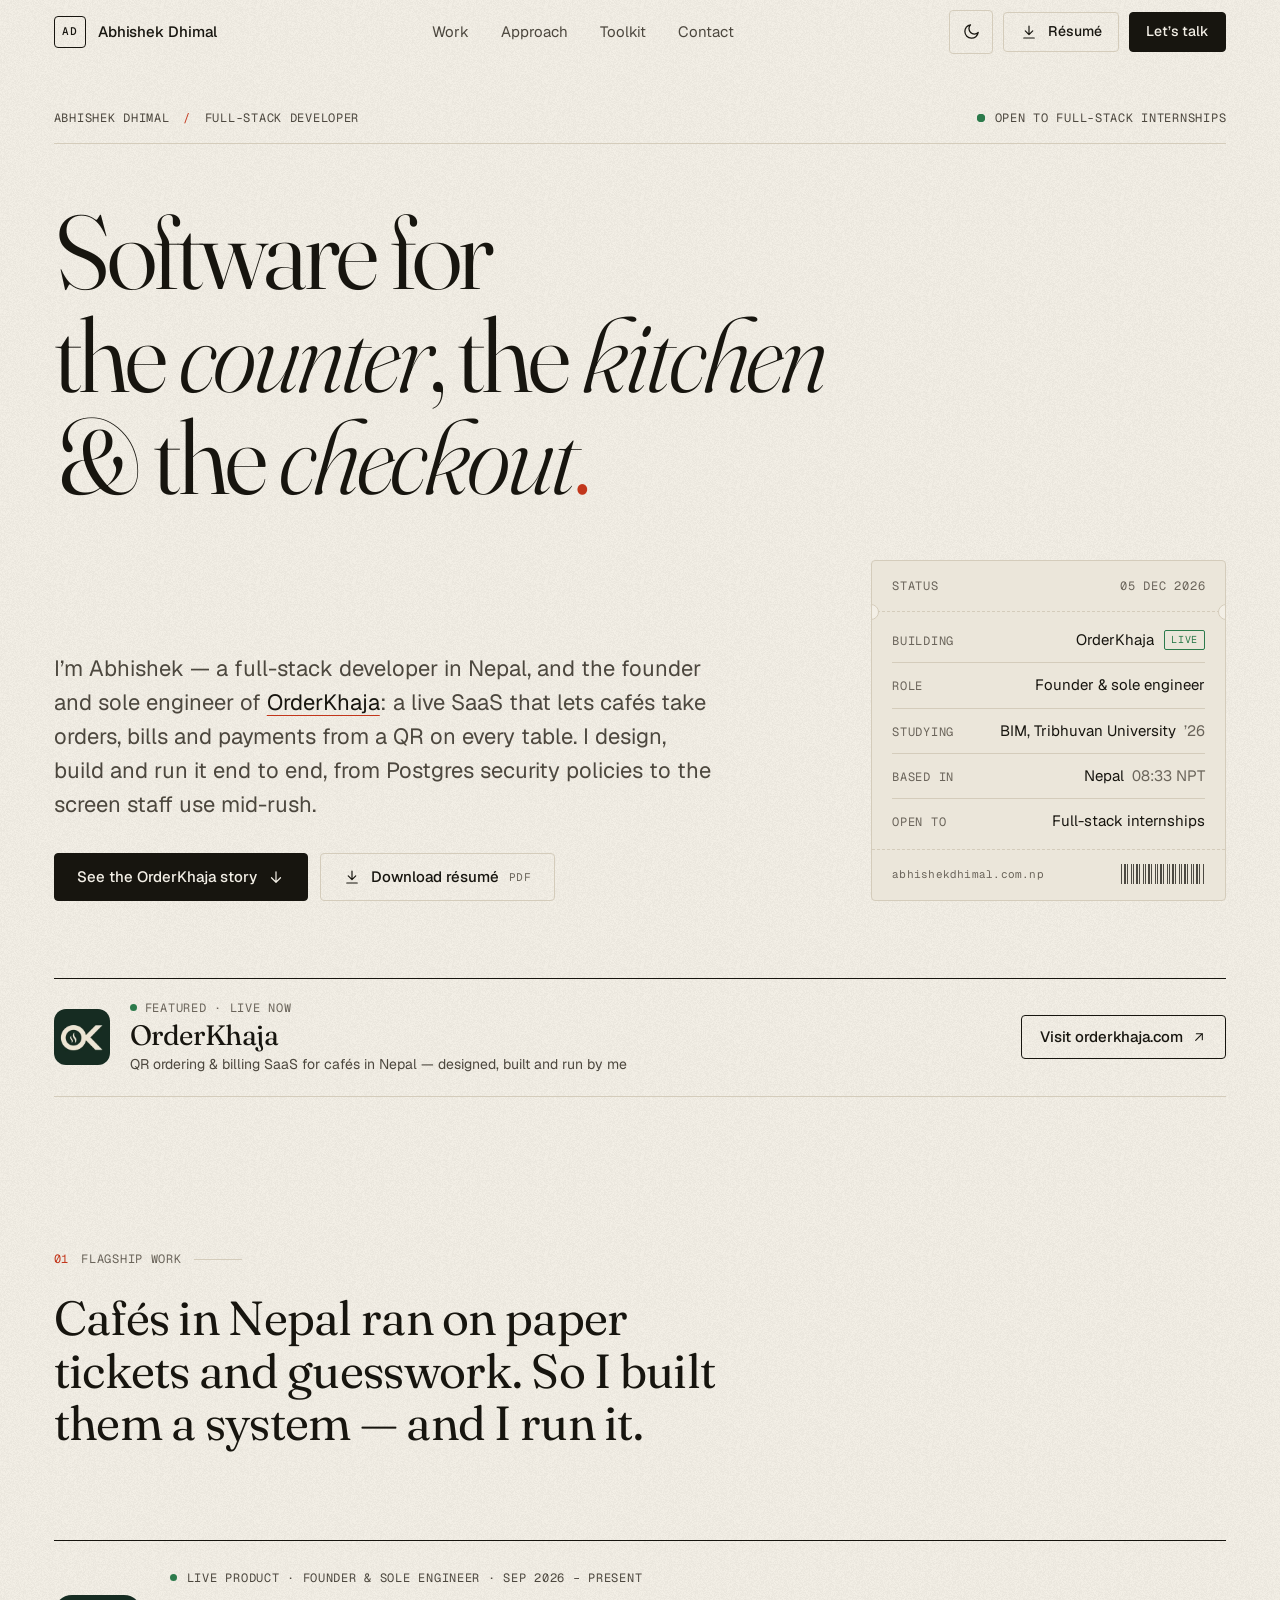
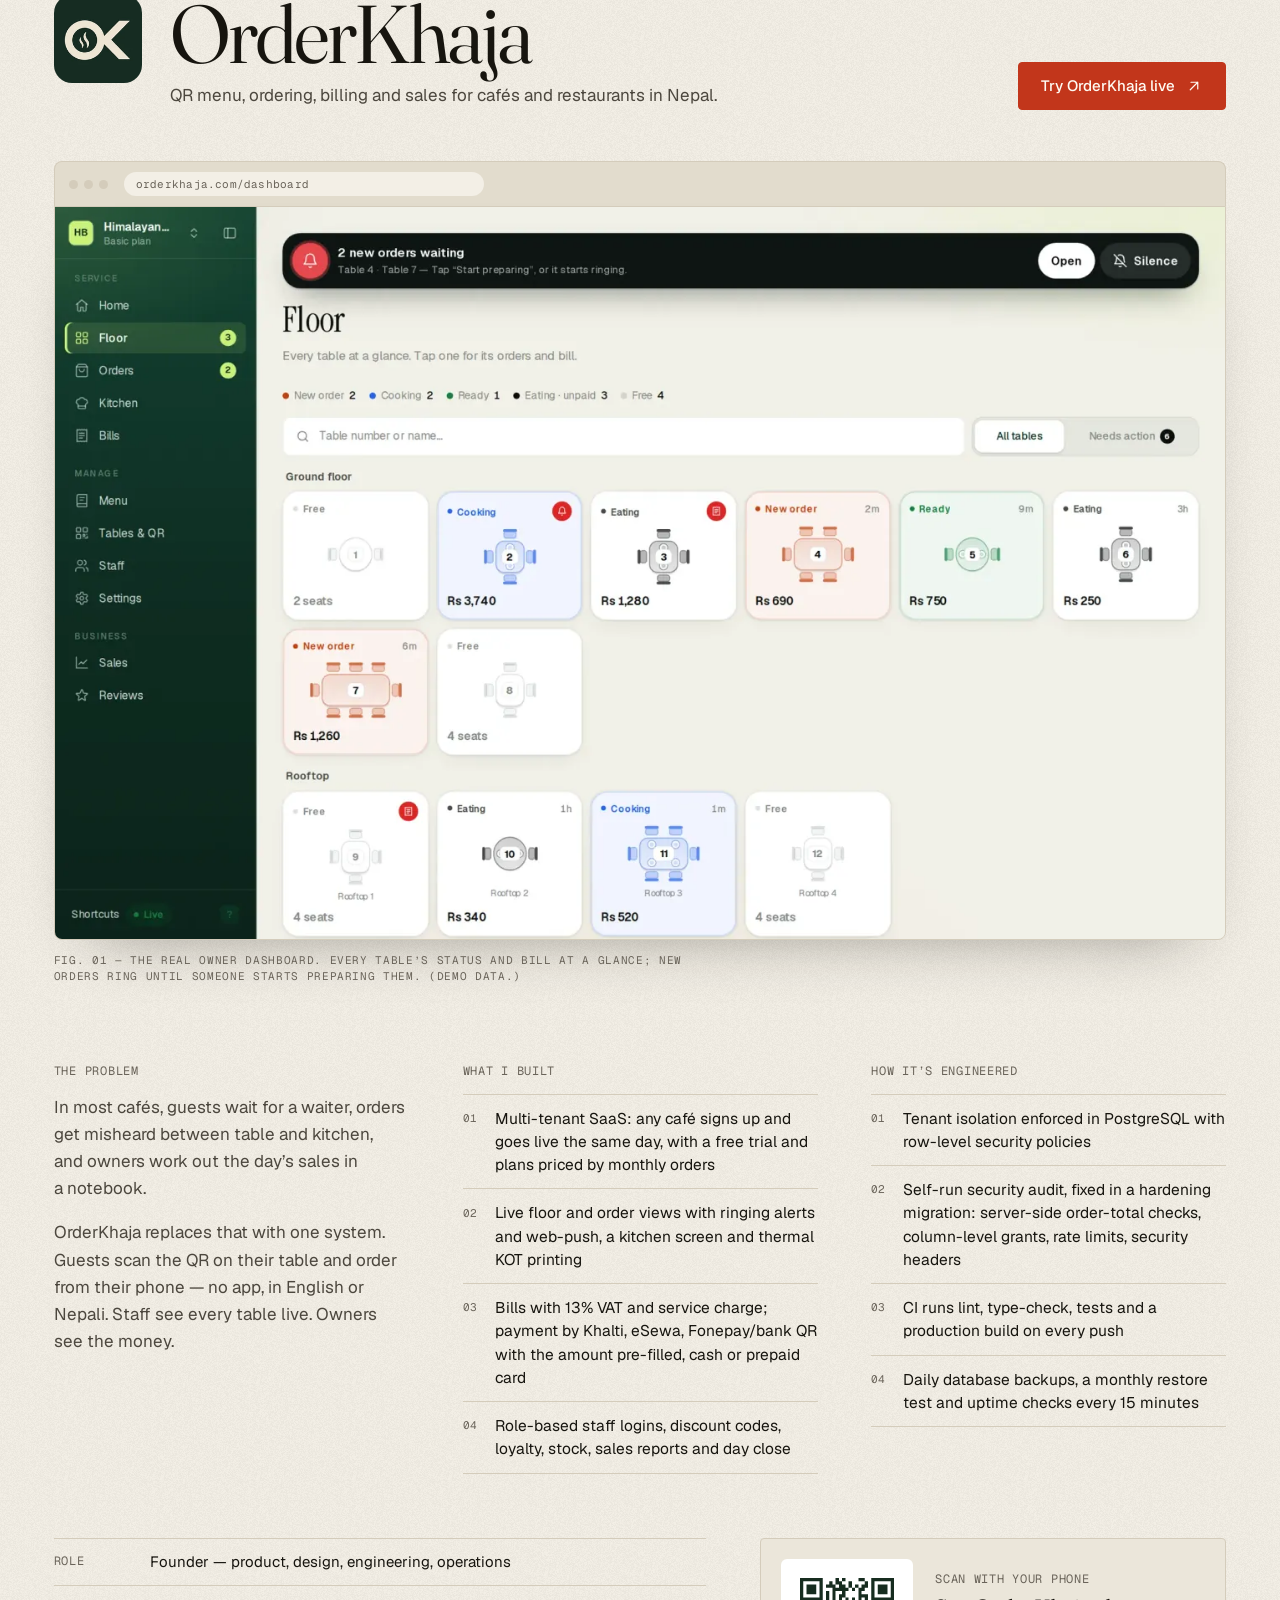
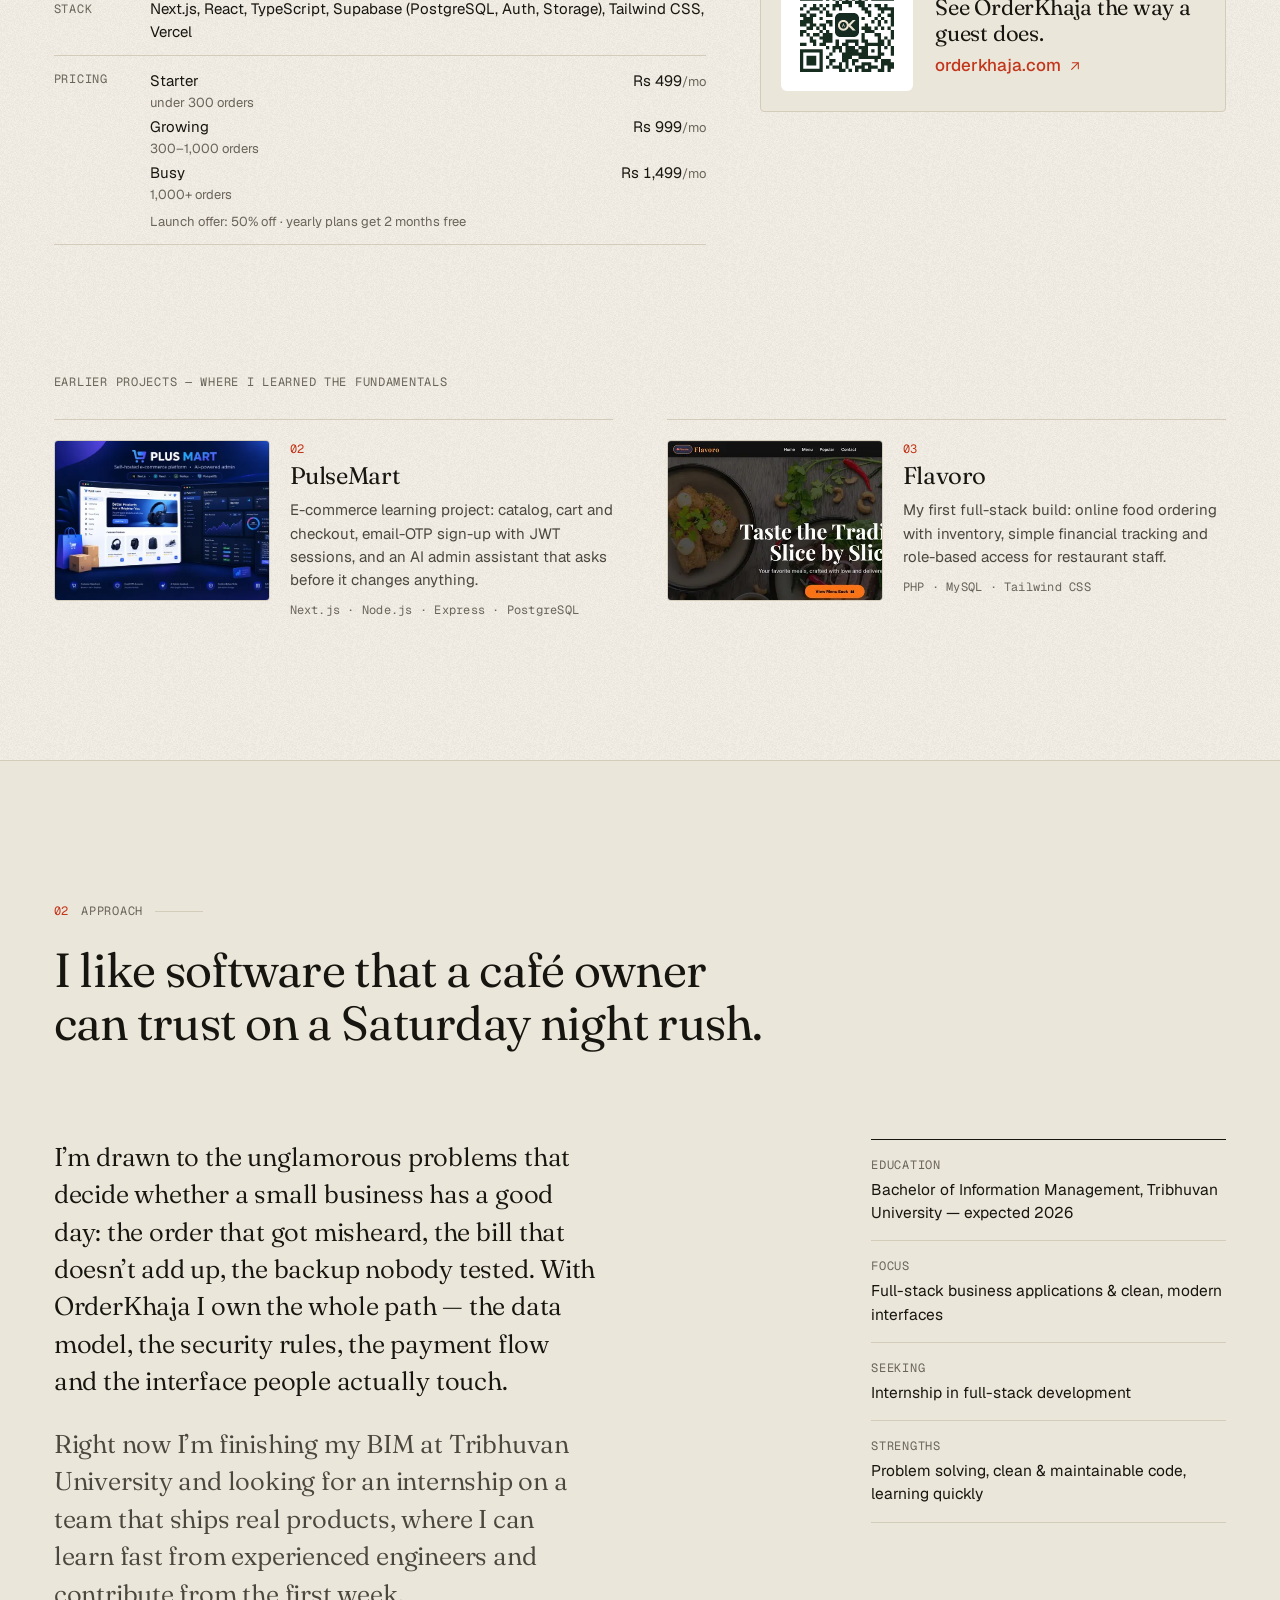
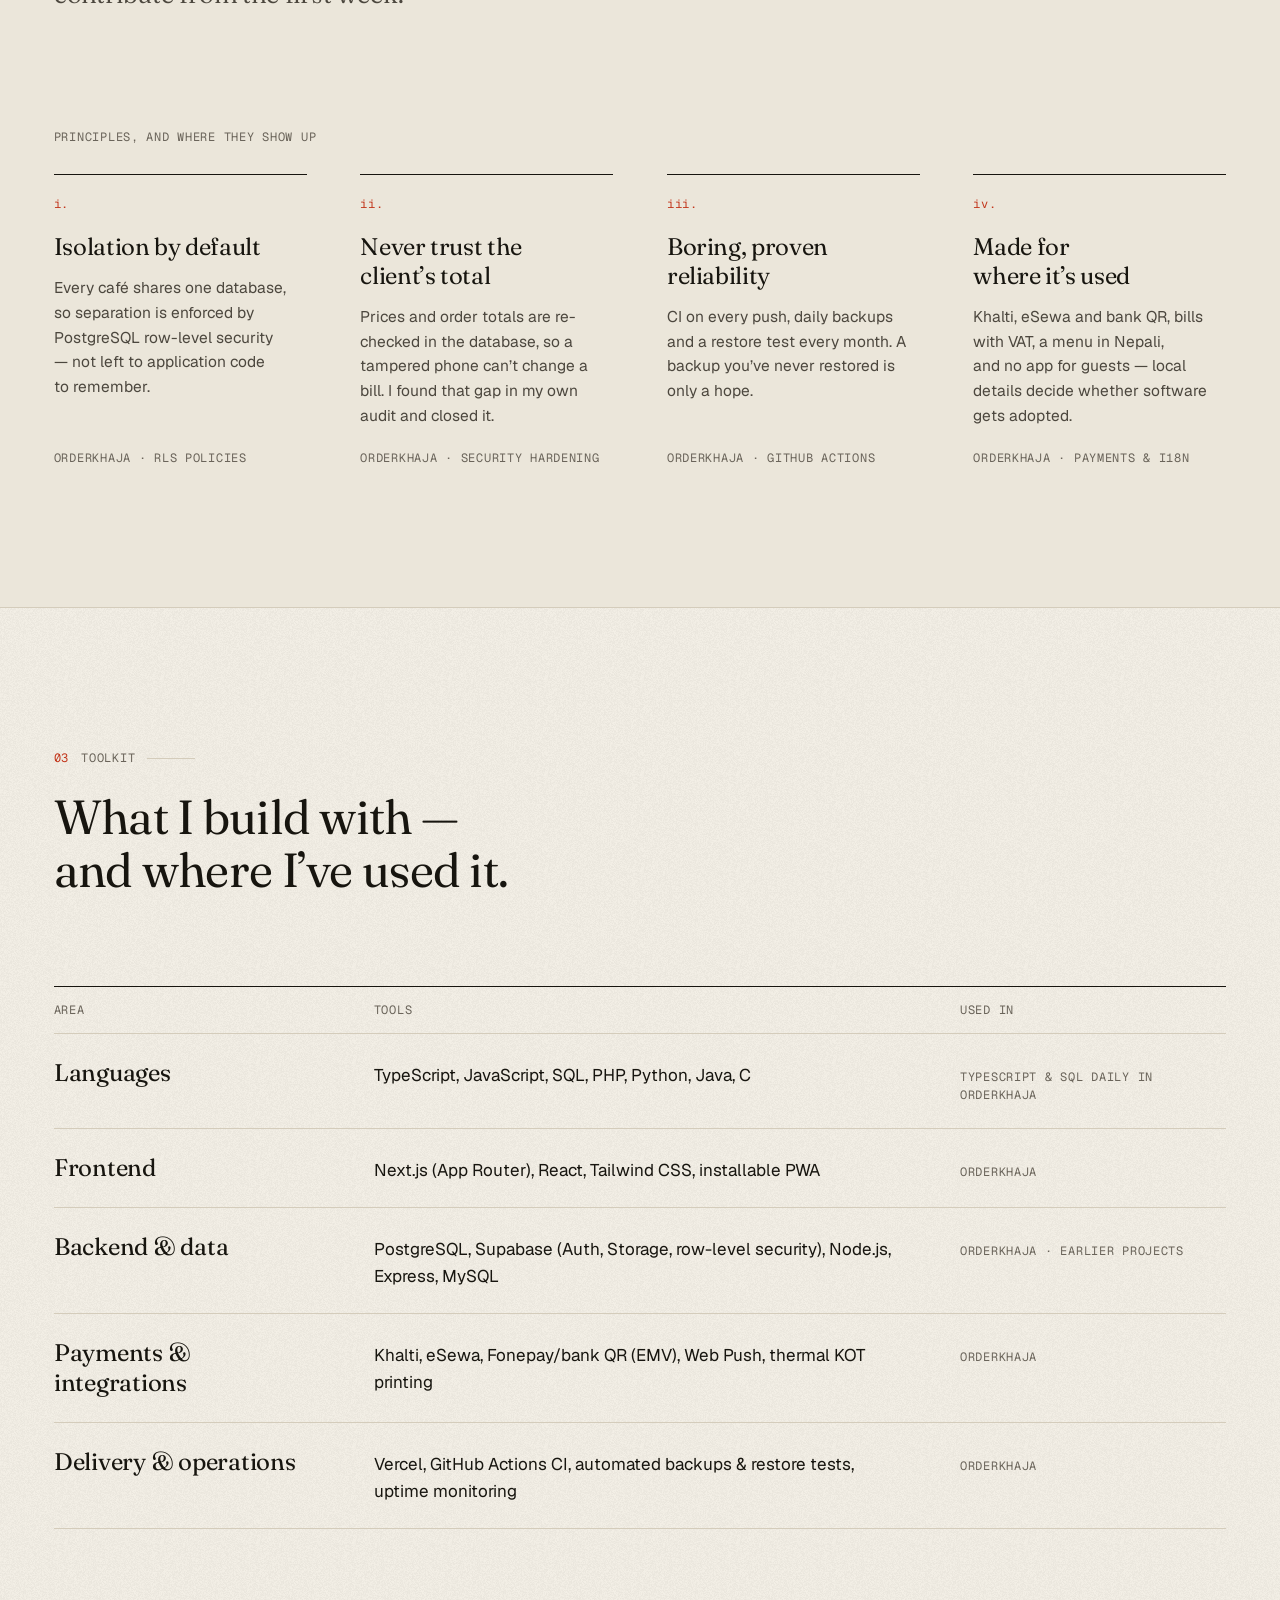
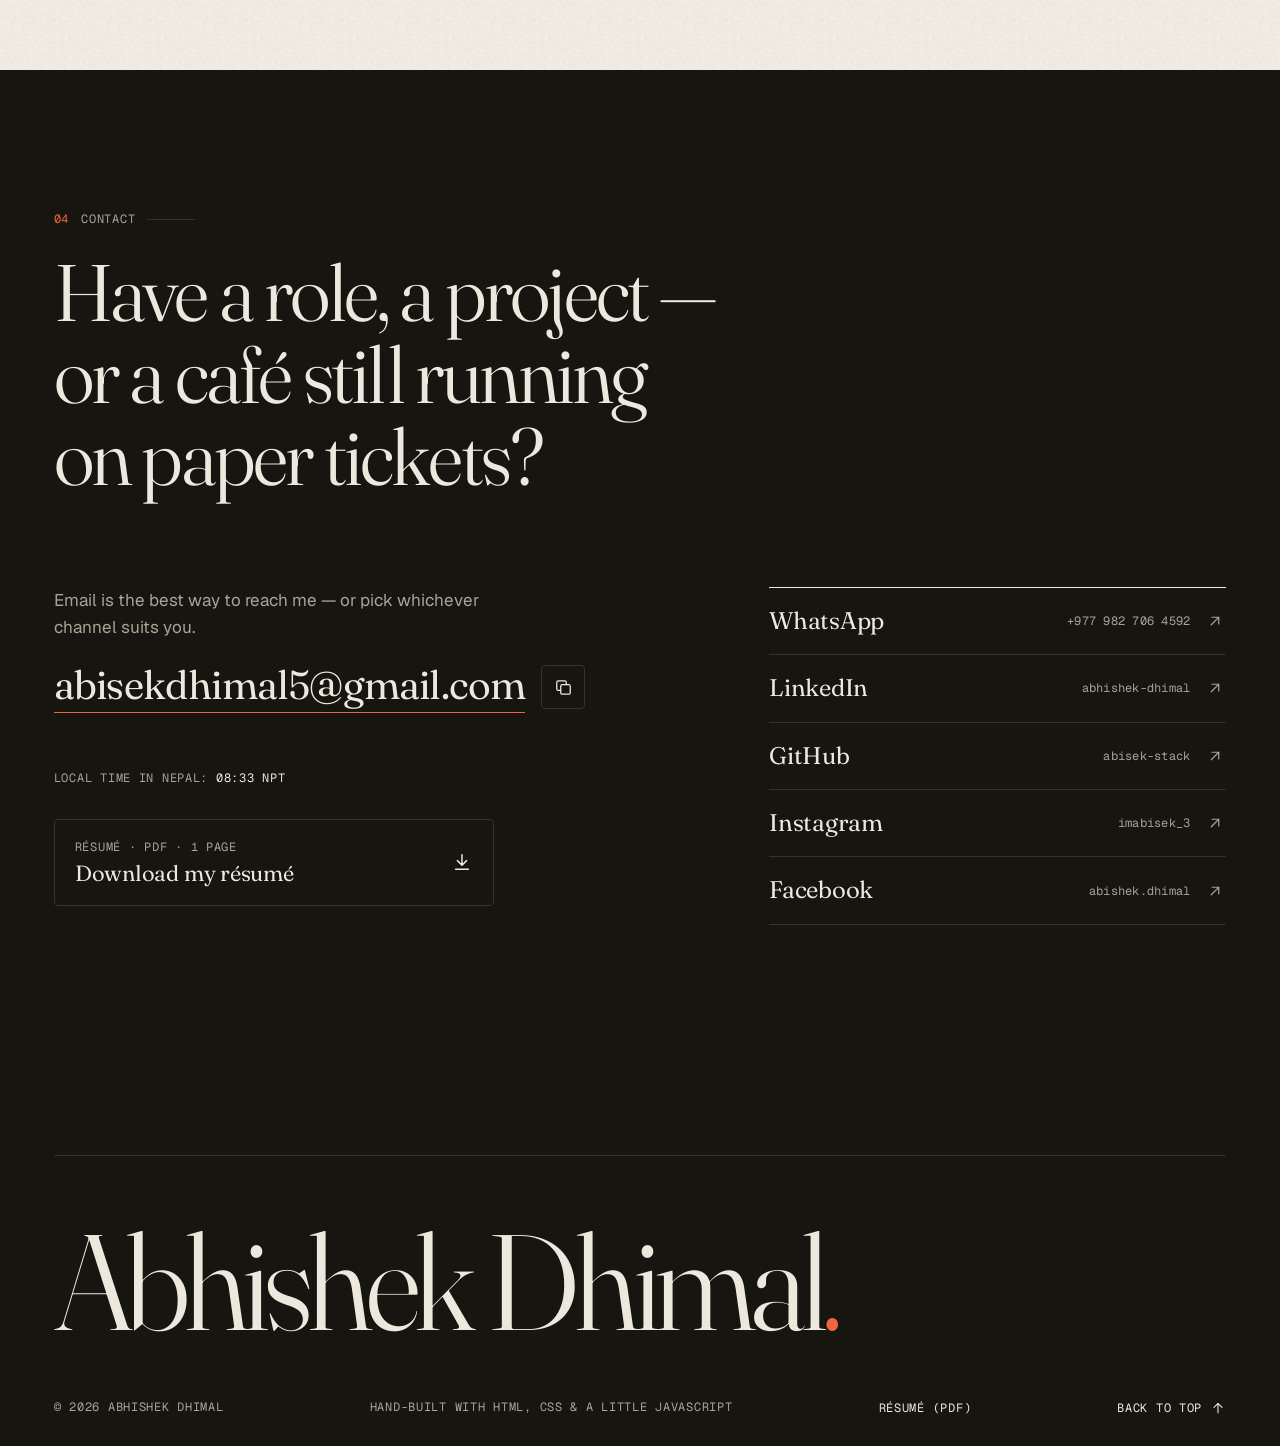
<file: index.html>
<!DOCTYPE html>
<html lang="en">
<head>
<meta charset="utf-8">
<meta name="viewport" content="width=device-width, initial-scale=1, viewport-fit=cover">
<title>Abhishek Dhimal — Full-Stack Developer, Nepal</title>
<meta name="description" content="Abhishek Dhimal is a full-stack developer in Nepal and the founder and sole engineer of OrderKhaja, a live QR ordering and billing SaaS for cafés and restaurants.">
<meta name="author" content="Abhishek Dhimal">
<link rel="canonical" href="https://abhishekdhimal.com.np/">

<meta name="theme-color" content="#F3EFE6" media="(prefers-color-scheme: light)">
<meta name="theme-color" content="#12110E" media="(prefers-color-scheme: dark)">
<meta name="color-scheme" content="light dark">

<meta property="og:type" content="website">
<meta property="og:site_name" content="Abhishek Dhimal">
<meta property="og:url" content="https://abhishekdhimal.com.np/">
<meta property="og:title" content="Abhishek Dhimal — Full-Stack Developer">
<meta property="og:description" content="Software for the counter, the kitchen and the checkout. Full-stack developer in Nepal, building business applications end to end.">
<meta property="og:image" content="https://abhishekdhimal.com.np/assets/og.png">
<meta property="og:image:width" content="1200">
<meta property="og:image:height" content="630">
<meta property="og:image:alt" content="Abhishek Dhimal — Software for the counter, the kitchen and the checkout.">
<meta name="twitter:card" content="summary_large_image">
<meta name="twitter:title" content="Abhishek Dhimal — Full-Stack Developer">
<meta name="twitter:description" content="Software for the counter, the kitchen and the checkout. Full-stack developer in Nepal, building business applications end to end.">
<meta name="twitter:image" content="https://abhishekdhimal.com.np/assets/og.png">

<link rel="icon" href="assets/favicon.svg" type="image/svg+xml">
<link rel="icon" href="assets/favicon-32.png" sizes="32x32" type="image/png">
<link rel="apple-touch-icon" href="assets/apple-touch-icon.png">

<link rel="preload" href="assets/fonts/fraunces.woff2" as="font" type="font/woff2" crossorigin>
<link rel="preload" href="assets/fonts/geist.woff2" as="font" type="font/woff2" crossorigin>
<link rel="stylesheet" href="assets/css/site.css">

<script>
  // Apply the saved or system theme before first paint to avoid a flash.
  (function () {
    var root = document.documentElement;
    root.classList.add("js");
    try {
      var saved = localStorage.getItem("theme");
      if (saved === "light" || saved === "dark") root.setAttribute("data-theme", saved);
    } catch (e) {}
  })();
</script>
<script src="assets/js/site.js" defer></script>

<script type="application/ld+json">
{
  "@context": "https://schema.org",
  "@type": "Person",
  "name": "Abhishek Dhimal",
  "url": "https://abhishekdhimal.com.np/",
  "jobTitle": "Full-Stack Developer",
  "email": "mailto:abisekdhimal5@gmail.com",
  "address": { "@type": "PostalAddress", "addressCountry": "NP" },
  "alumniOf": { "@type": "CollegeOrUniversity", "name": "Tribhuvan University" },
  "sameAs": [
    "https://github.com/abisek-stack",
    "https://www.linkedin.com/in/abhishek-dhimal-465858387/"
  ]
}
</script>
</head>
<body>

<a class="skip-link" href="#main">Skip to content</a>

<!-- ============ HEADER ============ -->
<header class="site-header" id="siteHeader">
  <div class="wrap header-inner">
    <a href="#top" class="brand" aria-label="Abhishek Dhimal — back to top">
      <span class="brand-mark" aria-hidden="true">AD</span>
      <span class="brand-name">Abhishek Dhimal</span>
    </a>

    <nav class="primary-nav" aria-label="Primary">
      <ul>
        <li><a href="#work">Work</a></li>
        <li><a href="#approach">Approach</a></li>
        <li><a href="#toolkit">Toolkit</a></li>
        <li><a href="#contact">Contact</a></li>
      </ul>
    </nav>

    <div class="header-actions">
      <button class="icon-button theme-toggle" id="themeToggle" type="button" aria-label="Switch colour theme">
        <svg class="i-sun" viewBox="0 0 24 24" aria-hidden="true"><circle cx="12" cy="12" r="4"/><path d="M12 2.5v2M12 19.5v2M4.6 4.6 6 6M18 18l1.4 1.4M2.5 12h2M19.5 12h2M4.6 19.4 6 18M18 6l1.4-1.4"/></svg>
        <svg class="i-moon" viewBox="0 0 24 24" aria-hidden="true"><path d="M20.5 13.2A8.5 8.5 0 1 1 10.8 3.5a6.6 6.6 0 0 0 9.7 9.7z"/></svg>
      </button>
      <a href="assets/Abhishek_Dhimal_Resume.pdf" download="Abhishek-Dhimal-Resume.pdf" class="button button--small button--ghost header-cta">
        <svg viewBox="0 0 24 24" aria-hidden="true"><path d="M12 4v11M7 10.5l5 5 5-5M5 20h14"/></svg>
        Résumé
      </a>
      <a href="#contact" class="button button--small header-cta">Let’s talk</a>
      <button class="menu-button" id="menuButton" type="button" aria-expanded="false" aria-controls="mobileMenu">
        <span class="menu-button-label">Menu</span>
        <span class="menu-button-lines" aria-hidden="true"><span></span><span></span></span>
      </button>
    </div>
  </div>
</header>

<!-- Mobile menu sheet -->
<div class="mobile-menu" id="mobileMenu" role="dialog" aria-modal="true" aria-label="Site menu" hidden>
  <div class="mobile-menu-inner wrap">
    <nav aria-label="Mobile">
      <ol class="mobile-links">
        <li><a href="#work"><span class="mono">01</span>Work</a></li>
        <li><a href="#approach"><span class="mono">02</span>Approach</a></li>
        <li><a href="#toolkit"><span class="mono">03</span>Toolkit</a></li>
        <li><a href="#contact"><span class="mono">04</span>Contact</a></li>
      </ol>
    </nav>
    <div class="mobile-menu-foot">
      <a class="button" href="mailto:abisekdhimal5@gmail.com">Email me</a>
      <a class="button button--ghost" href="assets/Abhishek_Dhimal_Resume.pdf" download="Abhishek-Dhimal-Resume.pdf">Résumé (PDF)</a>
    </div>
  </div>
</div>

<main id="main">

  <!-- ============ HERO ============ -->
  <section class="hero" id="top" aria-labelledby="hero-title">
    <div class="wrap">
      <div class="hero-top">
        <p class="mono hero-name">Abhishek Dhimal <span class="sep" aria-hidden="true">/</span> <span class="nowrap">Full-stack developer</span></p>
        <p class="mono availability"><span class="pulse" aria-hidden="true"></span>Open to full-stack internships</p>
      </div>

      <h1 class="hero-title" id="hero-title">
        <span class="line">Software for<span class="br-narrow"> the</span></span>
        <span class="line"><span class="br-wide">the </span><em>counter</em>, the <em>kitchen</em></span>
        <span class="line">&amp; the <em>checkout</em><span class="accent">.</span></span>
      </h1>

      <div class="hero-grid">
        <div class="hero-copy">
          <p class="lede">
            I’m Abhishek — a full-stack developer in Nepal, and the founder and sole engineer of <a class="inline-link" href="https://www.orderkhaja.com/" target="_blank" rel="noopener">OrderKhaja</a>: a live SaaS that lets cafés take orders, bills and payments from a QR on every table. I design, build and run it end to end, from Postgres security policies to the screen staff use mid-rush.
          </p>
          <div class="hero-actions">
            <a class="button" href="#orderkhaja">
              See the OrderKhaja story
              <svg viewBox="0 0 24 24" aria-hidden="true"><path d="M12 5v14M6 13l6 6 6-6"/></svg>
            </a>
            <a class="button button--ghost" href="assets/Abhishek_Dhimal_Resume.pdf" download="Abhishek-Dhimal-Resume.pdf">
              <svg viewBox="0 0 24 24" aria-hidden="true"><path d="M12 4v11M7 10.5l5 5 5-5M5 20h14"/></svg>
              Download résumé <span class="mono button-note">PDF</span>
            </a>
          </div>
        </div>

        <div class="ticket" role="group" aria-label="Current status" data-reveal>
          <div class="ticket-head mono">
            <span>Status</span>
            <span id="ticketDate">2026</span>
          </div>
          <dl class="ticket-rows">
            <div><dt>Building</dt><dd>OrderKhaja <span class="tag tag--live">Live</span></dd></div>
            <div><dt>Role</dt><dd>Founder &amp; sole engineer</dd></div>
            <div><dt>Studying</dt><dd>BIM, Tribhuvan University <span class="muted">’26</span></dd></div>
            <div><dt>Based in</dt><dd>Nepal <span class="muted" id="nepalTime">UTC+5:45</span></dd></div>
            <div><dt>Open to</dt><dd>Full-stack internships</dd></div>
          </dl>
          <div class="ticket-foot mono" aria-hidden="true">
            <span>abhishekdhimal.com.np</span>
            <span class="barcode"></span>
          </div>
        </div>
      </div>

      <a class="feature-strip" href="https://www.orderkhaja.com/" target="_blank" rel="noopener" data-reveal>
        <img src="assets/img/orderkhaja-logo-160.webp" width="56" height="56" alt="" decoding="async">
        <span class="fs-text">
          <span class="mono fs-label"><span class="dot dot--live" aria-hidden="true"></span>Featured · Live now</span>
          <span class="fs-title">OrderKhaja</span>
          <span class="fs-desc">QR ordering &amp; billing SaaS for cafés in Nepal — designed, built and run by me</span>
        </span>
        <span class="fs-cta">Visit orderkhaja.com <svg viewBox="0 0 24 24" aria-hidden="true"><path d="M7 17 17 7M8 7h9v9"/></svg></span>
        <span class="visually-hidden">(opens in a new tab)</span>
      </a>
    </div>
  </section>

  <!-- ============ WORK ============ -->
  <section class="section" id="work" aria-labelledby="work-title">
    <div class="wrap">
      <header class="section-head" data-reveal>
        <p class="mono eyebrow"><span>01</span> Flagship work</p>
        <h2 id="work-title">Cafés in Nepal ran on paper tickets and guesswork. So I built them a&nbsp;system&nbsp;— and I run it.</h2>
      </header>

      <article class="flagship" id="orderkhaja" aria-labelledby="ok-title">
        <header class="flagship-head" data-reveal>
          <div class="flagship-id">
            <img class="flagship-logo" src="assets/img/orderkhaja-logo-160.webp" width="80" height="80" alt="OrderKhaja logo" decoding="async">
            <div>
              <p class="mono flagship-meta"><span class="dot dot--live" aria-hidden="true"></span>Live product · Founder &amp; sole engineer · Sep 2026 – present</p>
              <h3 id="ok-title">OrderKhaja</h3>
              <p class="project-kind">QR menu, ordering, billing and sales for cafés and restaurants in Nepal.</p>
            </div>
          </div>
          <a class="button button--accent flagship-cta" href="https://www.orderkhaja.com/" target="_blank" rel="noopener">
            Try OrderKhaja live
            <svg viewBox="0 0 24 24" aria-hidden="true"><path d="M7 17 17 7M8 7h9v9"/></svg>
            <span class="visually-hidden">(opens in a new tab)</span>
          </a>
        </header>

        <figure class="browser" data-reveal>
          <div class="browser-bar" aria-hidden="true">
            <span class="browser-dots"><i></i><i></i><i></i></span>
            <span class="browser-url mono">orderkhaja.com/dashboard</span>
          </div>
          <picture>
            <source type="image/webp" srcset="assets/img/orderkhaja-dashboard-640.webp 640w, assets/img/orderkhaja-dashboard-960.webp 960w, assets/img/orderkhaja-dashboard-1400.webp 1400w, assets/img/orderkhaja-dashboard-2000.webp 2000w" sizes="(min-width: 1320px) 1210px, (min-width: 900px) 92vw, calc(100vw - 40px)">
            <img src="assets/img/orderkhaja-dashboard.jpg" width="1400" height="875" loading="lazy" decoding="async" alt="OrderKhaja owner dashboard, Floor view: a banner says two new orders are waiting, and a grid of tables on the ground floor and rooftop shows each table’s status — free, new order, cooking, ready or eating — with its running bill in rupees.">
          </picture>
          <figcaption class="mono">Fig. 01 — The real owner dashboard. Every table’s status and bill at a glance; new orders ring until someone starts preparing them. (Demo data.)</figcaption>
        </figure>

        <div class="project-cols">
          <div class="project-col" data-reveal>
            <h4 class="mono col-label">The problem</h4>
            <p>In most cafés, guests wait for a waiter, orders get misheard between table and kitchen, and owners work out the day’s sales in a notebook.</p>
            <p>OrderKhaja replaces that with one system. Guests scan the QR on their table and order from their phone — no app, in English or Nepali. Staff see every table live. Owners see the money.</p>
          </div>
          <div class="project-col" data-reveal>
            <h4 class="mono col-label">What I built</h4>
            <ul class="ledger-list">
              <li>Multi-tenant SaaS: any café signs up and goes live the same day, with a free trial and plans priced by monthly orders</li>
              <li>Live floor and order views with ringing alerts and web-push, a kitchen screen and thermal KOT printing</li>
              <li>Bills with 13% VAT and service charge; payment by Khalti, eSewa, Fonepay/bank QR with the amount pre-filled, cash or prepaid card</li>
              <li>Role-based staff logins, discount codes, loyalty, stock, sales reports and day close</li>
            </ul>
          </div>
          <div class="project-col" data-reveal>
            <h4 class="mono col-label">How it’s engineered</h4>
            <ul class="ledger-list">
              <li>Tenant isolation enforced in PostgreSQL with row-level security policies</li>
              <li>Self-run security audit, fixed in a hardening migration: server-side order-total checks, column-level grants, rate limits, security headers</li>
              <li>CI runs lint, type-check, tests and a production build on every push</li>
              <li>Daily database backups, a monthly restore test and uptime checks every 15 minutes</li>
            </ul>
          </div>
        </div>

        <div class="flagship-foot">
          <dl class="project-meta" data-reveal>
            <div><dt class="mono">Role</dt><dd>Founder — product, design, engineering, operations</dd></div>
            <div><dt class="mono">Stack</dt><dd>Next.js, React, TypeScript, Supabase (PostgreSQL, Auth, Storage), Tailwind CSS, Vercel</dd></div>
            <div><dt class="mono">Pricing</dt><dd>
              <ul class="price-list">
                <li><span>Starter <small>under 300 orders</small></span><span>Rs 499<small>/mo</small></span></li>
                <li><span>Growing <small>300–1,000 orders</small></span><span>Rs 999<small>/mo</small></span></li>
                <li><span>Busy <small>1,000+ orders</small></span><span>Rs 1,499<small>/mo</small></span></li>
              </ul>
              <p class="price-note">Launch offer: 50% off · yearly plans get 2 months free</p>
            </dd></div>
          </dl>

          <a class="qr-card" href="https://www.orderkhaja.com/" target="_blank" rel="noopener" data-reveal>
            <img src="assets/img/orderkhaja-qr.png" width="240" height="240" loading="lazy" decoding="async" alt="QR code linking to orderkhaja.com">
            <span class="qr-text">
              <span class="mono qr-label">Scan with your phone</span>
              <span class="qr-title">See OrderKhaja the way a guest does.</span>
              <span class="qr-link">orderkhaja.com <svg viewBox="0 0 24 24" aria-hidden="true"><path d="M7 17 17 7M8 7h9v9"/></svg></span>
            </span>
            <span class="visually-hidden">(opens in a new tab)</span>
          </a>
        </div>
      </article>

      <!-- Earlier projects -->
      <div class="earlier">
        <h3 class="mono subhead" data-reveal>Earlier projects — where I learned the fundamentals</h3>
        <div class="earlier-grid">
          <article class="mini-project" id="pulsemart" data-reveal>
            <picture class="mini-media">
              <source type="image/webp" srcset="assets/img/pulsemart-640.webp 640w, assets/img/pulsemart-800.webp 800w" sizes="(min-width: 900px) 280px, calc(100vw - 40px)">
              <img src="assets/pulsemart.jpg" width="1536" height="1024" loading="lazy" decoding="async" alt="PulseMart concept visual: a storefront next to an admin dashboard with an AI assistant panel.">
            </picture>
            <div class="mini-body">
              <p class="mono mini-num">02</p>
              <h4>PulseMart</h4>
              <p>E-commerce learning project: catalog, cart and checkout, email-OTP sign-up with JWT sessions, and an AI admin assistant that asks before it changes anything.</p>
              <p class="mono mini-stack">Next.js · Node.js · Express · PostgreSQL</p>
            </div>
          </article>
          <article class="mini-project" id="flavoro" data-reveal>
            <picture class="mini-media">
              <source type="image/webp" srcset="assets/img/flavoro-640.webp 640w, assets/img/flavoro-800.webp 800w" sizes="(min-width: 900px) 280px, calc(100vw - 40px)">
              <img src="assets/flavoro.jpg" width="1897" height="911" loading="lazy" decoding="async" alt="Flavoro customer homepage with a food photograph and the headline ‘Taste the Tradition, Slice by Slice.’">
            </picture>
            <div class="mini-body">
              <p class="mono mini-num">03</p>
              <h4>Flavoro</h4>
              <p>My first full-stack build: online food ordering with inventory, simple financial tracking and role-based access for restaurant staff.</p>
              <p class="mono mini-stack">PHP · MySQL · Tailwind CSS</p>
            </div>
          </article>
        </div>
      </div>
    </div>
  </section>

  <!-- ============ APPROACH ============ -->
  <section class="section section--alt" id="approach" aria-labelledby="approach-title">
    <div class="wrap">
      <header class="section-head" data-reveal>
        <p class="mono eyebrow"><span>02</span> Approach</p>
        <h2 id="approach-title">I like software that a café owner can trust on a Saturday night rush.</h2>
      </header>

      <div class="about-grid">
        <div class="about-copy" data-reveal>
          <p>I’m drawn to the unglamorous problems that decide whether a small business has a good day: the order that got misheard, the bill that doesn’t add up, the backup nobody tested. With OrderKhaja I own the whole path — the data model, the security rules, the payment flow and the interface people actually touch.</p>
          <p>Right now I’m finishing my BIM at Tribhuvan University and looking for an internship on a team that ships real products, where I can learn fast from experienced engineers and contribute from the first week.</p>
        </div>

        <dl class="facts" data-reveal>
          <div><dt class="mono">Education</dt><dd>Bachelor of Information Management, Tribhuvan University — expected 2026</dd></div>
          <div><dt class="mono">Focus</dt><dd>Full-stack business applications &amp; clean, modern interfaces</dd></div>
          <div><dt class="mono">Seeking</dt><dd>Internship in full-stack development</dd></div>
          <div><dt class="mono">Strengths</dt><dd>Problem solving, clean &amp; maintainable code, learning quickly</dd></div>
        </dl>
      </div>

      <h3 class="mono subhead" data-reveal>Principles, and where they show up</h3>
      <ol class="principles">
        <li data-reveal>
          <span class="mono principle-num">i.</span>
          <h4>Isolation by default</h4>
          <p>Every café shares one database, so separation is enforced by PostgreSQL row-level security — not left to application code to remember.</p>
          <p class="mono principle-ref">OrderKhaja · RLS policies</p>
        </li>
        <li data-reveal>
          <span class="mono principle-num">ii.</span>
          <h4>Never trust the client’s total</h4>
          <p>Prices and order totals are re-checked in the database, so a tampered phone can’t change a bill. I found that gap in my own audit and closed it.</p>
          <p class="mono principle-ref">OrderKhaja · security hardening</p>
        </li>
        <li data-reveal>
          <span class="mono principle-num">iii.</span>
          <h4>Boring, proven reliability</h4>
          <p>CI on every push, daily backups and a restore test every month. A backup you’ve never restored is only a hope.</p>
          <p class="mono principle-ref">OrderKhaja · GitHub Actions</p>
        </li>
        <li data-reveal>
          <span class="mono principle-num">iv.</span>
          <h4>Made for where it’s used</h4>
          <p>Khalti, eSewa and bank QR, bills with VAT, a menu in Nepali, and no app for guests — local details decide whether software gets adopted.</p>
          <p class="mono principle-ref">OrderKhaja · payments &amp; i18n</p>
        </li>
      </ol>
    </div>
  </section>

  <!-- ============ TOOLKIT ============ -->
  <section class="section" id="toolkit" aria-labelledby="toolkit-title">
    <div class="wrap">
      <header class="section-head section-head--row" data-reveal>
        <p class="mono eyebrow"><span>03</span> Toolkit</p>
        <h2 id="toolkit-title">What I build with&nbsp;— and where I’ve used it.</h2>
      </header>

      <table class="toolkit">
        <caption class="visually-hidden">Technical toolkit and the projects each area was used in</caption>
        <thead>
          <tr class="toolkit-row toolkit-row--head mono">
            <th scope="col">Area</th>
            <th scope="col">Tools</th>
            <th scope="col">Used in</th>
          </tr>
        </thead>
        <tbody>
          <tr class="toolkit-row" data-reveal>
            <th scope="row" class="toolkit-area">Languages</th>
            <td class="toolkit-tools">TypeScript, JavaScript, SQL, PHP, Python, Java, C</td>
            <td class="toolkit-used mono">TypeScript &amp; SQL daily in OrderKhaja</td>
          </tr>
          <tr class="toolkit-row" data-reveal>
            <th scope="row" class="toolkit-area">Frontend</th>
            <td class="toolkit-tools">Next.js (App Router), React, Tailwind CSS, installable PWA</td>
            <td class="toolkit-used mono">OrderKhaja</td>
          </tr>
          <tr class="toolkit-row" data-reveal>
            <th scope="row" class="toolkit-area">Backend &amp; data</th>
            <td class="toolkit-tools">PostgreSQL, Supabase (Auth, Storage, row-level security), Node.js, Express, MySQL</td>
            <td class="toolkit-used mono">OrderKhaja · earlier projects</td>
          </tr>
          <tr class="toolkit-row" data-reveal>
            <th scope="row" class="toolkit-area">Payments &amp; integrations</th>
            <td class="toolkit-tools">Khalti, eSewa, Fonepay/bank QR (EMV), Web Push, thermal KOT printing</td>
            <td class="toolkit-used mono">OrderKhaja</td>
          </tr>
          <tr class="toolkit-row" data-reveal>
            <th scope="row" class="toolkit-area">Delivery &amp; operations</th>
            <td class="toolkit-tools">Vercel, GitHub Actions CI, automated backups &amp; restore tests, uptime monitoring</td>
            <td class="toolkit-used mono">OrderKhaja</td>
          </tr>
        </tbody>
      </table>
    </div>
  </section>

  <!-- ============ CONTACT ============ -->
  <section class="section contact" id="contact" aria-labelledby="contact-title">
    <div class="wrap">
      <p class="mono eyebrow" data-reveal><span>04</span> Contact</p>
      <h2 class="contact-title" id="contact-title" data-reveal>Have a role, a project&nbsp;— or a&nbsp;café still running on paper tickets?</h2>

      <div class="contact-grid">
        <div class="contact-primary" data-reveal>
          <p class="contact-lede">Email is the best way to reach me — or pick whichever channel suits you.</p>
          <div class="email-row">
            <a class="email-link" href="mailto:abisekdhimal5@gmail.com?subject=Hello%20Abhishek">abisekdhimal5@gmail.com</a>
            <button class="icon-button copy-button" type="button" id="copyEmail" data-copy="abisekdhimal5@gmail.com" aria-label="Copy email address">
              <svg class="i-copy" viewBox="0 0 24 24" aria-hidden="true"><rect x="8.5" y="8.5" width="12" height="12" rx="2"/><path d="M15.5 8.5V5.5a2 2 0 0 0-2-2h-8a2 2 0 0 0-2 2v8a2 2 0 0 0 2 2h3"/></svg>
              <svg class="i-check" viewBox="0 0 24 24" aria-hidden="true"><path d="m5 12.5 4.5 4.5L19 7.5"/></svg>
            </button>
          </div>
          <p class="mono copy-status" id="copyStatus" role="status" aria-live="polite"></p>
          <p class="mono local-time">Local time in Nepal: <span id="contactTime">UTC+5:45</span></p>
          <a class="resume-card" href="assets/Abhishek_Dhimal_Resume.pdf" download="Abhishek-Dhimal-Resume.pdf">
            <span class="resume-card-text">
              <span class="mono resume-card-label">Résumé · PDF · 1 page</span>
              <span class="resume-card-title">Download my résumé</span>
            </span>
            <svg viewBox="0 0 24 24" aria-hidden="true"><path d="M12 4v11M7 10.5l5 5 5-5M5 20h14"/></svg>
          </a>
        </div>

        <ul class="channels" data-reveal>
          <li>
            <a href="https://wa.me/9779827064592" target="_blank" rel="noopener">
              <span class="channel-name">WhatsApp</span>
              <span class="channel-handle mono">+977 982 706 4592</span>
              <svg viewBox="0 0 24 24" aria-hidden="true"><path d="M7 17 17 7M8 7h9v9"/></svg>
            </a>
          </li>
          <li>
            <a href="https://www.linkedin.com/in/abhishek-dhimal-465858387/" target="_blank" rel="noopener">
              <span class="channel-name">LinkedIn</span>
              <span class="channel-handle mono">abhishek-dhimal</span>
              <svg viewBox="0 0 24 24" aria-hidden="true"><path d="M7 17 17 7M8 7h9v9"/></svg>
            </a>
          </li>
          <li>
            <a href="https://github.com/abisek-stack" target="_blank" rel="noopener">
              <span class="channel-name">GitHub</span>
              <span class="channel-handle mono">abisek-stack</span>
              <svg viewBox="0 0 24 24" aria-hidden="true"><path d="M7 17 17 7M8 7h9v9"/></svg>
            </a>
          </li>
          <li>
            <a href="https://www.instagram.com/imabisek_3/" target="_blank" rel="noopener">
              <span class="channel-name">Instagram</span>
              <span class="channel-handle mono">imabisek_3</span>
              <svg viewBox="0 0 24 24" aria-hidden="true"><path d="M7 17 17 7M8 7h9v9"/></svg>
            </a>
          </li>
          <li>
            <a href="https://www.facebook.com/abishek.dhimal.1447" target="_blank" rel="noopener">
              <span class="channel-name">Facebook</span>
              <span class="channel-handle mono">abishek.dhimal</span>
              <svg viewBox="0 0 24 24" aria-hidden="true"><path d="M7 17 17 7M8 7h9v9"/></svg>
            </a>
          </li>
        </ul>
      </div>
    </div>
  </section>

</main>

<!-- ============ FOOTER ============ -->
<footer class="site-footer">
  <div class="wrap">
    <p class="footer-mark" aria-hidden="true">Abhishek Dhimal<span class="accent">.</span></p>
    <div class="footer-row mono">
      <p>© <span id="year">2026</span> Abhishek Dhimal</p>
      <p>Hand-built with HTML, CSS &amp; a little JavaScript</p>
      <a href="assets/Abhishek_Dhimal_Resume.pdf" download="Abhishek-Dhimal-Resume.pdf" class="back-top">Résumé (PDF)</a>
      <a href="#top" class="back-top">Back to top <svg viewBox="0 0 24 24" aria-hidden="true"><path d="M12 19V5M6 11l6-6 6 6"/></svg></a>
    </div>
  </div>
</footer>

</body>
</html>
</file>
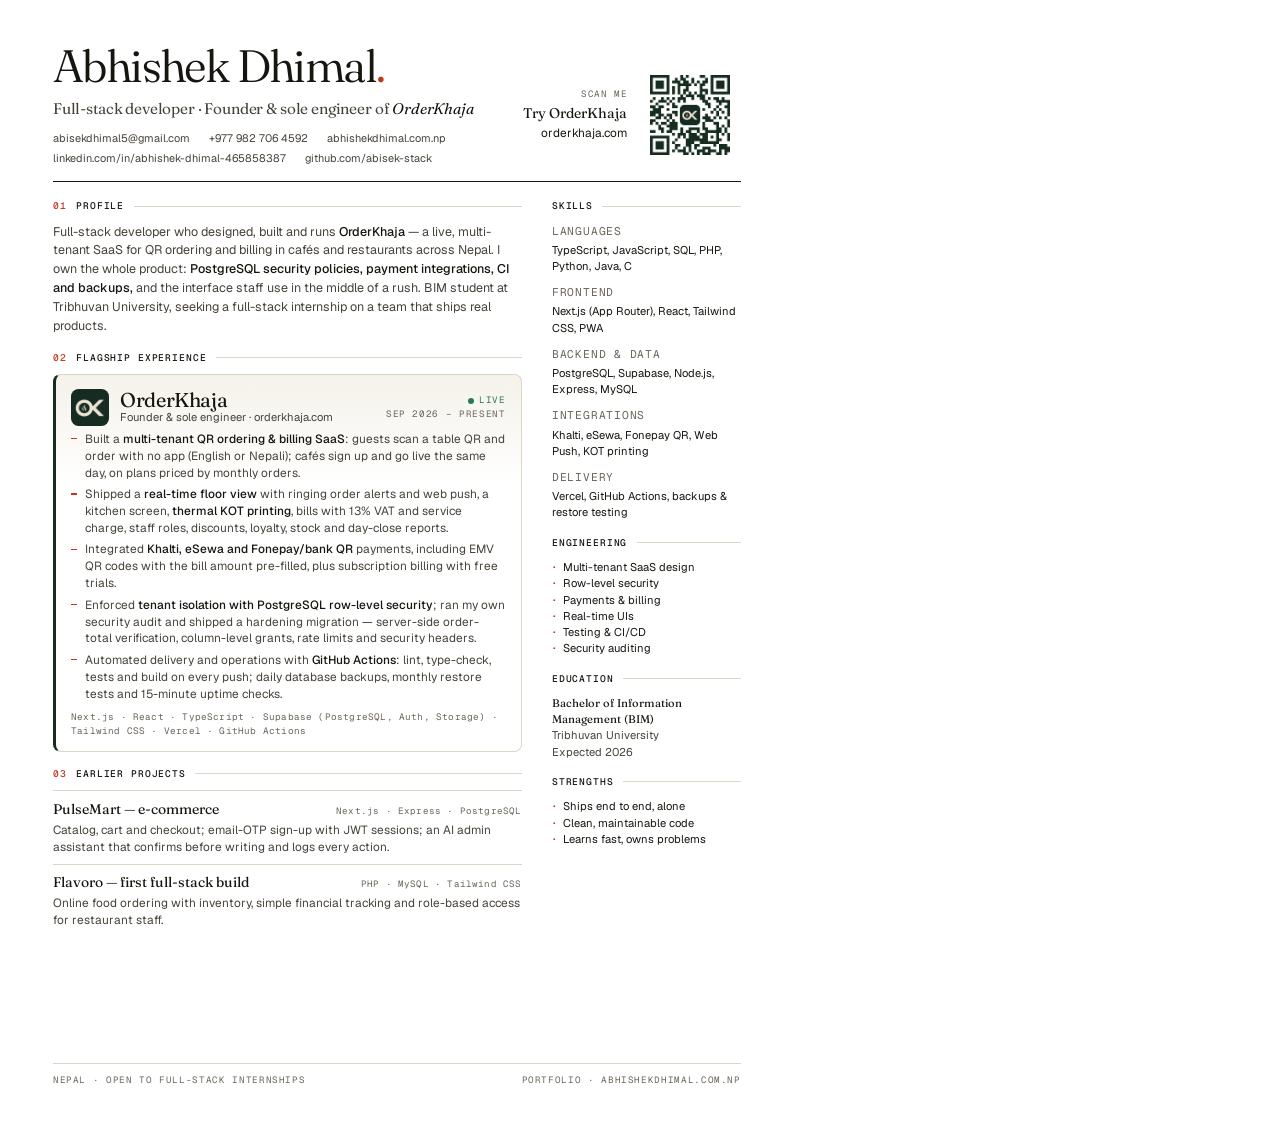
<file: resume/resume.html>
<!DOCTYPE html>
<html lang="en">
<head>
<meta charset="utf-8">
<meta name="robots" content="noindex">
<title>Abhishek Dhimal — Résumé</title>
<!-- Source for assets/Abhishek_Dhimal_Resume.pdf (A4, one page). Rebuild the PDF after editing. -->
<style>
  @font-face { font-family: "Fraunces"; src: url("../assets/fonts/fraunces.woff2") format("woff2"); font-weight: 300 700; }
  @font-face { font-family: "Fraunces"; src: url("../assets/fonts/fraunces-italic.woff2") format("woff2"); font-weight: 300 700; font-style: italic; }
  @font-face { font-family: "Geist"; src: url("../assets/fonts/geist.woff2") format("woff2"); font-weight: 400 600; }
  @font-face { font-family: "Geist Mono"; src: url("../assets/fonts/geist-mono.woff2") format("woff2"); font-weight: 400 500; }

  @page { size: A4; margin: 0; }
  :root {
    --ink: #17150f; --ink-2: #47423a; --ink-3: #6a645a; --line: #ddd6c8;
    --accent: #c2361b; --ok-green: #162c1f; --tint: #f5f2eb;
  }
  * { box-sizing: border-box; margin: 0; padding: 0; }
  html, body { width: 210mm; }
  body {
    font-family: "Geist", system-ui, sans-serif;
    font-size: 8.9pt;
    line-height: 1.42;
    color: var(--ink);
    background: #fff;
    -webkit-print-color-adjust: exact;
    print-color-adjust: exact;
  }
  a { color: inherit; text-decoration: none; }
  ul { list-style: none; }
  .mono { font-family: "Geist Mono", ui-monospace, monospace; font-size: 6.9pt; letter-spacing: 0.07em; text-transform: uppercase; }
  .page { position: relative; height: 296.5mm; overflow: hidden; padding: 12mm 14mm 9mm; display: flex; flex-direction: column; }

  /* Header */
  .head { display: grid; grid-template-columns: 1fr auto; gap: 8mm; align-items: end; padding-bottom: 4mm; border-bottom: 1.2pt solid var(--ink); }
  .name { font-family: "Fraunces", Georgia, serif; font-weight: 340; font-size: 34pt; line-height: 0.95; letter-spacing: -0.035em; }
  .name .dot { color: var(--accent); }
  .role { margin-top: 2.6mm; font-family: "Fraunces", Georgia, serif; font-size: 11.5pt; font-weight: 380; letter-spacing: -0.01em; color: var(--ink-2); }
  .role em { font-style: italic; color: var(--ink); }
  .contact { margin-top: 3mm; display: flex; flex-wrap: wrap; gap: 1mm 5mm; color: var(--ink-2); font-size: 8.2pt; }
  .qr { display: grid; grid-template-columns: auto 27mm; gap: 3mm; align-items: center; text-align: right; }
  .qr img { width: 27mm; height: 27mm; }
  .qr-cap { display: grid; gap: 1mm; max-width: 30mm; }
  .qr-cap .mono { color: var(--ink-3); }
  .qr-cap b { font-family: "Fraunces", Georgia, serif; font-weight: 400; font-size: 10.5pt; line-height: 1.15; }
  .qr-cap a { color: var(--accent); font-size: 8pt; font-weight: 500; }

  /* Layout */
  .body { flex: 1; display: grid; grid-template-columns: 1fr 50mm; gap: 8mm; padding-top: 4.5mm; }
  h2 { display: flex; align-items: center; gap: 2.5mm; margin-bottom: 2.6mm; font-family: "Geist Mono", monospace; font-weight: 500; font-size: 7.2pt; letter-spacing: 0.09em; text-transform: uppercase; color: var(--ink); }
  h2 span { color: var(--accent); }
  h2::after { content: ""; flex: 1; height: 0.6pt; background: var(--line); }
  section + section { margin-top: 4mm; }
  .lede { color: var(--ink-2); font-size: 9.4pt; line-height: 1.5; }
  .lede strong { color: var(--ink); font-weight: 500; }

  /* Flagship */
  .flag { border: 0.8pt solid var(--line); border-left: 2.4pt solid var(--ok-green); border-radius: 2mm; padding: 3.6mm 4mm 3.4mm; background: linear-gradient(var(--tint), #fff 30mm); }
  .flag-top { display: grid; grid-template-columns: auto 1fr auto; gap: 3mm; align-items: center; }
  .flag-top img { width: 10mm; height: 10mm; border-radius: 2mm; }
  .flag-title { font-family: "Fraunces", Georgia, serif; font-size: 15pt; font-weight: 400; letter-spacing: -0.02em; line-height: 1.05; }
  .flag-sub { color: var(--ink-2); font-size: 8.4pt; }
  .flag-when { text-align: right; color: var(--ink-3); }
  .flag-when .live { display: inline-flex; align-items: center; gap: 1.4mm; color: #2c7a4b; }
  .flag-when .live::before { content: ""; width: 1.6mm; height: 1.6mm; border-radius: 50%; background: #2c7a4b; }
  .stats { display: grid; grid-template-columns: repeat(4, 1fr); margin: 3.2mm 0 2.6mm; border-block: 0.6pt solid var(--line); }
  .stats div { padding: 1.8mm 0 1.6mm 2.6mm; }
  .stats div + div { border-left: 0.6pt solid var(--line); }
  .stats div:first-child { padding-left: 0; }
  .stats b { display: block; font-family: "Fraunces", Georgia, serif; font-weight: 360; font-size: 15pt; line-height: 1; letter-spacing: -0.02em; }
  .stats .mono { color: var(--ink-3); font-size: 6pt; }
  .bullets li { position: relative; padding-left: 3.6mm; margin-top: 1.25mm; color: var(--ink-2); }
  .bullets li::before { content: ""; position: absolute; left: 0; top: 1.9mm; width: 1.6mm; height: 0.8pt; background: var(--accent); }
  .bullets strong { color: var(--ink); font-weight: 500; }
  .stack { margin-top: 2.4mm; color: var(--ink-3); text-transform: none; letter-spacing: 0.02em; font-size: 7pt; }

  .proj { padding: 2.2mm 0; border-top: 0.6pt solid var(--line); }
  .proj:last-child { padding-bottom: 0; }
  .proj-top { display: flex; justify-content: space-between; gap: 3mm; align-items: baseline; }
  .proj-title { font-family: "Fraunces", Georgia, serif; font-size: 10.5pt; font-weight: 420; }
  .proj p { margin-top: 0.6mm; color: var(--ink-2); }
  .proj .mono { color: var(--ink-3); text-transform: none; letter-spacing: 0.02em; }

  /* Sidebar */
  .side .group + .group { margin-top: 2.6mm; }
  .side .label { color: var(--ink-3); margin-bottom: 0.8mm; }
  .side p, .side li { color: var(--ink); font-size: 8.4pt; line-height: 1.45; }
  .side .muted { color: var(--ink-2); }
  .side ul li { padding-left: 3mm; position: relative; }
  .side ul li::before { content: "·"; position: absolute; left: 0.4mm; color: var(--accent); font-weight: 600; }
  .edu-title { font-family: "Fraunces", Georgia, serif; font-size: 10pt; font-weight: 420; line-height: 1.2; }

  .foot { display: flex; justify-content: space-between; margin-top: 3mm; padding-top: 2.6mm; border-top: 0.6pt solid var(--line); color: var(--ink-3); }
</style>
</head>
<body>
<div class="page">

  <header class="head">
    <div>
      <h1 class="name">Abhishek Dhimal<span class="dot">.</span></h1>
      <p class="role">Full-stack developer · Founder &amp; sole engineer of <em>OrderKhaja</em></p>
      <p class="contact">
        <span><a href="mailto:abisekdhimal5@gmail.com">abisekdhimal5@gmail.com</a></span>
        <span><a href="tel:+9779827064592">+977 982 706 4592</a></span>
        <span><a href="https://abhishekdhimal.com.np">abhishekdhimal.com.np</a></span>
        <span><a href="https://www.linkedin.com/in/abhishek-dhimal-465858387/">linkedin.com/in/abhishek-dhimal-465858387</a></span>
        <span><a href="https://github.com/abisek-stack">github.com/abisek-stack</a></span>
      </p>
    </div>
    <a class="qr" href="https://www.orderkhaja.com/">
      <span class="qr-cap">
        <span class="mono">Scan me</span>
        <b>Try OrderKhaja</b>
        <span>orderkhaja.com</span>
      </span>
      <img src="../assets/img/orderkhaja-qr.png" alt="QR code to orderkhaja.com">
    </a>
  </header>

  <div class="body">
    <main>
      <section>
        <h2><span>01</span> Profile</h2>
        <p class="lede">Full-stack developer who designed, built and runs <strong>OrderKhaja</strong> — a live, multi-tenant SaaS for QR ordering and billing in cafés and restaurants across Nepal. I own the whole product: <strong>PostgreSQL security policies, payment integrations, CI and backups,</strong> and the interface staff use in the middle of a rush. BIM student at Tribhuvan University, seeking a full-stack internship on a team that ships real products.</p>
      </section>

      <section>
        <h2><span>02</span> Flagship experience</h2>
        <article class="flag">
          <div class="flag-top">
            <img src="../assets/img/orderkhaja-logo-160.webp" alt="">
            <div>
              <p class="flag-title">OrderKhaja</p>
              <p class="flag-sub">Founder &amp; sole engineer · <a href="https://www.orderkhaja.com/">orderkhaja.com</a></p>
            </div>
            <p class="flag-when mono"><span class="live">Live</span><br>Sep 2026 – Present</p>
          </div>

          <ul class="bullets">
            <li>Built a <strong>multi-tenant QR ordering &amp; billing SaaS</strong>: guests scan a table QR and order with no app (English or Nepali); cafés sign up and go live the same day, on plans priced by monthly orders.</li>
            <li>Shipped a <strong>real-time floor view</strong> with ringing order alerts and web push, a kitchen screen, <strong>thermal KOT printing</strong>, bills with 13% VAT and service charge, staff roles, discounts, loyalty, stock and day-close reports.</li>
            <li>Integrated <strong>Khalti, eSewa and Fonepay/bank QR</strong> payments, including EMV QR codes with the bill amount pre-filled, plus subscription billing with free trials.</li>
            <li>Enforced <strong>tenant isolation with PostgreSQL row-level security</strong>; ran my own security audit and shipped a hardening migration — server-side order-total verification, column-level grants, rate limits and security headers.</li>
            <li>Automated delivery and operations with <strong>GitHub Actions</strong>: lint, type-check, tests and build on every push; daily database backups, monthly restore tests and 15-minute uptime checks.</li>
          </ul>
          <p class="stack mono">Next.js · React · TypeScript · Supabase (PostgreSQL, Auth, Storage) · Tailwind CSS · Vercel · GitHub Actions</p>
        </article>
      </section>

      <section>
        <h2><span>03</span> Earlier projects</h2>
        <div class="proj">
          <div class="proj-top"><span class="proj-title">PulseMart — e-commerce</span><span class="mono">Next.js · Express · PostgreSQL</span></div>
          <p>Catalog, cart and checkout; email-OTP sign-up with JWT sessions; an AI admin assistant that confirms before writing and logs every action.</p>
        </div>
        <div class="proj">
          <div class="proj-top"><span class="proj-title">Flavoro — first full-stack build</span><span class="mono">PHP · MySQL · Tailwind CSS</span></div>
          <p>Online food ordering with inventory, simple financial tracking and role-based access for restaurant staff.</p>
        </div>
      </section>
    </main>

    <aside class="side">
      <section>
        <h2>Skills</h2>
        <div class="group"><p class="label mono">Languages</p><p>TypeScript, JavaScript, SQL, PHP, Python, Java, C</p></div>
        <div class="group"><p class="label mono">Frontend</p><p>Next.js (App Router), React, Tailwind CSS, PWA</p></div>
        <div class="group"><p class="label mono">Backend &amp; data</p><p>PostgreSQL, Supabase, Node.js, Express, MySQL</p></div>
        <div class="group"><p class="label mono">Integrations</p><p>Khalti, eSewa, Fonepay QR, Web Push, KOT printing</p></div>
        <div class="group"><p class="label mono">Delivery</p><p>Vercel, GitHub Actions, backups &amp; restore testing</p></div>
      </section>

      <section>
        <h2>Engineering</h2>
        <ul>
          <li>Multi-tenant SaaS design</li>
          <li>Row-level security</li>
          <li>Payments &amp; billing</li>
          <li>Real-time UIs</li>
          <li>Testing &amp; CI/CD</li>
          <li>Security auditing</li>
        </ul>
      </section>

      <section>
        <h2>Education</h2>
        <p class="edu-title">Bachelor of Information Management (BIM)</p>
        <p class="muted">Tribhuvan University</p>
        <p class="muted">Expected 2026</p>
      </section>

      <section>
        <h2>Strengths</h2>
        <ul>
          <li>Ships end to end, alone</li>
          <li>Clean, maintainable code</li>
          <li>Learns fast, owns problems</li>
        </ul>
      </section>
    </aside>
  </div>

  <footer class="foot mono">
    <span>Nepal · Open to full-stack internships</span>
    <span>Portfolio · abhishekdhimal.com.np</span>
  </footer>
</div>
</body>
</html>
</file>
<file: assets/css/site.css>
/* ==========================================================================
   Abhishek Dhimal — portfolio
   Art direction: "the ticket & the ledger" — warm paper, deep ink, one
   vermilion accent; serif voice, mono metadata, hairline rules.
   ========================================================================== */

/* ---------- Fonts (self-hosted, SIL Open Font License) ---------- */
@font-face {
  font-family: "Fraunces";
  src: url("../fonts/fraunces.woff2") format("woff2");
  font-weight: 300 700;
  font-style: normal;
  font-display: swap;
}
@font-face {
  font-family: "Fraunces";
  src: url("../fonts/fraunces-italic.woff2") format("woff2");
  font-weight: 300 700;
  font-style: italic;
  font-display: swap;
}
@font-face {
  font-family: "Geist";
  src: url("../fonts/geist.woff2") format("woff2");
  font-weight: 400 600;
  font-style: normal;
  font-display: swap;
}
@font-face {
  font-family: "Geist Mono";
  src: url("../fonts/geist-mono.woff2") format("woff2");
  font-weight: 400 500;
  font-style: normal;
  font-display: swap;
}

/* ---------- Tokens ---------- */
:root {
  /* Light — paper */
  --paper: #f3efe6;
  --paper-2: #ebe6da;
  --paper-3: #e2dccd;
  --ink: #17150f;
  --ink-2: #4c473e;
  --ink-3: #6a645a;
  --line: #d4ccbb;
  --line-strong: #17150f;
  --accent: #c2361b;
  --accent-hover: #a82c14;
  --on-accent: #fffaf2;
  --ok: #2c7a4b;
  --header-bg: rgb(243 239 230 / 0.82);
  --noise-opacity: 0.035;

  /* Inverted finale (contact + footer) */
  --fin-bg: #17150f;
  --fin-fg: #ede8dd;
  --fin-dim: #a9a396;
  --fin-line: #35322a;
  --fin-accent: #f0643f;

  --i-sun: none;
  --i-moon: block;

  /* Type */
  --f-display: "Fraunces", "Iowan Old Style", Georgia, "Times New Roman", serif;
  --f-body: "Geist", ui-sans-serif, system-ui, -apple-system, "Segoe UI", Roboto, sans-serif;
  --f-mono: "Geist Mono", ui-monospace, "SFMono-Regular", Menlo, Consolas, monospace;

  --t-mono: 0.75rem;
  --t-small: 0.875rem;
  --t-body: 1.0625rem;
  --t-lede: clamp(1.125rem, 1.02rem + 0.45vw, 1.375rem);
  --t-h4: clamp(1.25rem, 1.1rem + 0.5vw, 1.5rem);
  --t-h3: clamp(2.25rem, 1.5rem + 3vw, 4rem);
  --t-h2: clamp(1.75rem, 1.15rem + 2.3vw, 3.125rem);

  /* Space & layout */
  --gutter: clamp(20px, 4.2vw, 56px);
  --max: 1320px;
  --section-y: clamp(80px, 11vw, 168px);
  --radius: 4px;
  --header-h: 64px;

  /* Motion */
  --ease-out: cubic-bezier(0.2, 0.7, 0.2, 1);
  --ease: cubic-bezier(0.4, 0, 0.2, 1);
  --fast: 180ms;
  --base: 320ms;

  color-scheme: light;
}

@media (prefers-color-scheme: dark) {
  :root:not([data-theme="light"]) {
    --paper: #12110e;
    --paper-2: #1a1915;
    --paper-3: #24221c;
    --ink: #ede8dd;
    --ink-2: #bdb7aa;
    --ink-3: #8f897d;
    --line: #2f2c25;
    --line-strong: #ede8dd;
    --accent: #f0643f;
    --accent-hover: #ff7a55;
    --on-accent: #12110e;
    --ok: #5cc28a;
    --header-bg: rgb(18 17 14 / 0.8);
    --noise-opacity: 0.035;
    --fin-bg: #1a1915;
    --fin-fg: #ede8dd;
    --fin-dim: #a9a396;
    --fin-line: #2f2c25;
    --fin-accent: #f0643f;
    --i-sun: block;
    --i-moon: none;
    color-scheme: dark;
  }
}
:root[data-theme="dark"] {
  --paper: #12110e;
  --paper-2: #1a1915;
  --paper-3: #24221c;
  --ink: #ede8dd;
  --ink-2: #bdb7aa;
  --ink-3: #8f897d;
  --line: #2f2c25;
  --line-strong: #ede8dd;
  --accent: #f0643f;
  --accent-hover: #ff7a55;
  --on-accent: #12110e;
  --ok: #5cc28a;
  --header-bg: rgb(18 17 14 / 0.8);
  --noise-opacity: 0.035;
  --fin-bg: #1a1915;
  --fin-fg: #ede8dd;
  --fin-dim: #a9a396;
  --fin-line: #2f2c25;
  --fin-accent: #f0643f;
  --i-sun: block;
  --i-moon: none;
  color-scheme: dark;
}

/* ---------- Base ---------- */
*, *::before, *::after { box-sizing: border-box; }

html {
  -webkit-text-size-adjust: 100%;
  text-size-adjust: 100%;
  scroll-padding-top: calc(var(--header-h) + 16px);
}
@media (prefers-reduced-motion: no-preference) {
  html { scroll-behavior: smooth; }
}

body {
  margin: 0;
  min-height: 100vh;
  background-color: var(--paper);
  color: var(--ink);
  font-family: var(--f-body);
  font-size: var(--t-body);
  line-height: 1.6;
  -webkit-font-smoothing: antialiased;
  -moz-osx-font-smoothing: grayscale;
  overflow-x: clip;
}

/* Paper grain — a small pre-rendered tile; no runtime filters or fixed layers. */
body::before {
  content: "";
  position: absolute;
  inset: 0;
  z-index: -1;
  pointer-events: none;
  opacity: var(--noise-opacity);
  background-image: url("../img/grain.png");
  background-size: 96px 96px;
}
body { position: relative; isolation: isolate; }

h1, h2, h3, h4, p, ul, ol, dl, dd, figure { margin: 0; }
ul, ol { padding: 0; list-style: none; }
img, picture, svg { display: block; max-width: 100%; }
img { height: auto; }
a { color: inherit; text-decoration: none; }
button { font: inherit; color: inherit; }

h1, h2, h3, h4 {
  font-family: var(--f-display);
  font-weight: 380;
  font-optical-sizing: auto;
  letter-spacing: -0.015em;
  text-wrap: balance;
}
p { text-wrap: pretty; }

::selection { background: var(--accent); color: var(--on-accent); }

:focus-visible {
  outline: 2px solid var(--accent);
  outline-offset: 3px;
  border-radius: 2px;
}

svg[aria-hidden="true"] {
  fill: none;
  stroke: currentColor;
  stroke-width: 1.6;
  stroke-linecap: round;
  stroke-linejoin: round;
}

.wrap {
  width: 100%;
  max-width: var(--max);
  margin-inline: auto;
  padding-inline: max(var(--gutter), env(safe-area-inset-left));
}

.mono {
  font-family: var(--f-mono);
  font-size: var(--t-mono);
  font-weight: 400;
  letter-spacing: 0.06em;
  text-transform: uppercase;
  line-height: 1.5;
}

.visually-hidden {
  position: absolute !important;
  width: 1px; height: 1px;
  padding: 0; margin: -1px;
  overflow: hidden;
  clip: rect(0 0 0 0);
  white-space: nowrap;
  border: 0;
}

.skip-link {
  position: fixed;
  top: 12px;
  left: 12px;
  z-index: 1000;
  padding: 12px 18px;
  background: var(--ink);
  color: var(--paper);
  border-radius: var(--radius);
  font-weight: 500;
  transform: translateY(-160%);
  transition: transform var(--fast) var(--ease);
}
.skip-link:focus { transform: none; }

.accent { color: var(--accent); }
.nowrap { white-space: nowrap; }
.muted { color: var(--ink-3); }

.inline-link {
  color: var(--ink);
  text-decoration: underline;
  text-decoration-color: var(--accent);
  text-decoration-thickness: 1px;
  text-underline-offset: 0.22em;
  transition: text-decoration-thickness var(--fast) var(--ease), color var(--fast) var(--ease);
}
.inline-link:hover { color: var(--accent); text-decoration-thickness: 2px; }

/* ---------- Buttons ---------- */
.button {
  display: inline-flex;
  align-items: center;
  justify-content: center;
  gap: 10px;
  min-height: 48px;
  padding: 0 22px;
  border: 1px solid var(--ink);
  border-radius: var(--radius);
  background: var(--ink);
  color: var(--paper);
  font-size: 0.9375rem;
  font-weight: 500;
  line-height: 1.2;
  cursor: pointer;
  transition: background-color var(--fast) var(--ease), border-color var(--fast) var(--ease), color var(--fast) var(--ease);
}
.button svg { width: 18px; height: 18px; transition: transform var(--base) var(--ease-out); }
.button:hover { background: var(--accent); border-color: var(--accent); color: var(--on-accent); }
.button:hover svg { transform: translate(2px, -2px); }
.button[href="#work"]:hover svg,
.button[download]:hover svg { transform: translateY(3px); }

.button--ghost { background: transparent; color: var(--ink); border-color: var(--line); }
.button--ghost:hover { background: transparent; color: var(--ink); border-color: var(--ink); }

.button--small { min-height: 40px; padding: 0 16px; font-size: 0.875rem; }
.button-note { font-size: 0.6875rem; color: var(--ink-3); }

.icon-button {
  display: inline-grid;
  place-items: center;
  width: 44px;
  height: 44px;
  padding: 0;
  border: 1px solid var(--line);
  border-radius: var(--radius);
  background: transparent;
  cursor: pointer;
  transition: border-color var(--fast) var(--ease), color var(--fast) var(--ease);
}
.icon-button:hover { border-color: var(--ink); }
.icon-button svg { width: 19px; height: 19px; }

/* ---------- Header ---------- */
.site-header {
  position: sticky;
  top: 0;
  z-index: 50;
  height: var(--header-h);
  border-bottom: 1px solid transparent;
  transition: background-color var(--base) var(--ease), border-color var(--base) var(--ease);
}
.site-header.is-scrolled,
.menu-open .site-header {
  background: var(--header-bg);
  border-bottom-color: var(--line);
  -webkit-backdrop-filter: saturate(1.4) blur(14px);
  backdrop-filter: saturate(1.4) blur(14px);
}
.menu-open .site-header { background: var(--paper); }

.header-inner {
  height: 100%;
  display: flex;
  align-items: center;
  justify-content: space-between;
  gap: 24px;
}

.brand {
  display: inline-flex;
  align-items: center;
  gap: 12px;
  min-height: 44px;
  font-weight: 500;
  font-size: 0.9375rem;
  letter-spacing: -0.005em;
}
.brand-mark {
  display: grid;
  place-items: center;
  width: 32px;
  height: 32px;
  border: 1px solid var(--ink);
  border-radius: var(--radius);
  font-family: var(--f-mono);
  font-size: 0.6875rem;
  letter-spacing: 0.04em;
  transition: background-color var(--fast) var(--ease), color var(--fast) var(--ease), border-color var(--fast) var(--ease);
}
.brand:hover .brand-mark { background: var(--accent); border-color: var(--accent); color: var(--on-accent); }

.primary-nav ul { display: flex; gap: 4px; }
.primary-nav a {
  position: relative;
  display: inline-flex;
  align-items: center;
  min-height: 44px;
  padding: 0 14px;
  color: var(--ink-2);
  font-size: 0.9375rem;
  transition: color var(--fast) var(--ease);
}
.primary-nav a::after {
  content: "";
  position: absolute;
  left: 14px;
  right: 14px;
  bottom: 9px;
  height: 1px;
  background: var(--accent);
  transform: scaleX(0);
  transform-origin: left;
  transition: transform var(--base) var(--ease-out);
}
.primary-nav a:hover,
.primary-nav a[aria-current="true"] { color: var(--ink); }
.primary-nav a:hover::after,
.primary-nav a[aria-current="true"]::after { transform: scaleX(1); }

.header-actions { display: flex; align-items: center; gap: 10px; }

.theme-toggle .i-sun { display: var(--i-sun); }
.theme-toggle .i-moon { display: var(--i-moon); }

.menu-button {
  display: none;
  align-items: center;
  gap: 10px;
  min-height: 44px;
  padding: 0 14px;
  border: 1px solid var(--line);
  border-radius: var(--radius);
  background: transparent;
  cursor: pointer;
  font-size: 0.875rem;
  font-weight: 500;
}
.menu-button-lines { position: relative; width: 16px; height: 8px; }
.menu-button-lines span {
  position: absolute;
  left: 0;
  width: 100%;
  height: 1.5px;
  background: currentColor;
  transition: transform var(--base) var(--ease-out), top var(--base) var(--ease-out);
}
.menu-button-lines span:first-child { top: 0; }
.menu-button-lines span:last-child { top: 6.5px; }
.menu-button[aria-expanded="true"] .menu-button-lines span:first-child { top: 3.25px; transform: rotate(45deg); }
.menu-button[aria-expanded="true"] .menu-button-lines span:last-child { top: 3.25px; transform: rotate(-45deg); }

@media (max-width: 1099px) {
  .header-cta.button--ghost { display: none; }
}
@media (max-width: 899px) {
  .primary-nav, .header-cta { display: none; }
  .menu-button { display: inline-flex; }
}
@media (max-width: 379px) {
  .brand-name { display: none; }
}

/* ---------- Mobile menu ---------- */
.mobile-menu {
  position: fixed;
  inset: var(--header-h) 0 0 0;
  z-index: 40;
  overflow-y: auto;
  overscroll-behavior: contain;
  background: var(--paper);
  opacity: 0;
  transform: translateY(-8px);
  transition: opacity var(--base) var(--ease), transform var(--base) var(--ease-out);
}
.mobile-menu.is-open { opacity: 1; transform: none; }
.mobile-menu[hidden] { display: none; }

.mobile-menu-inner {
  min-height: 100%;
  display: flex;
  flex-direction: column;
  justify-content: space-between;
  gap: 40px;
  padding-top: 24px;
  padding-bottom: max(32px, env(safe-area-inset-bottom));
}
.mobile-links li { border-bottom: 1px solid var(--line); }
.mobile-links a {
  display: flex;
  align-items: baseline;
  gap: 18px;
  padding: 18px 0;
  font-family: var(--f-display);
  font-size: clamp(2.25rem, 9vw, 3.25rem);
  font-weight: 360;
  line-height: 1.05;
  letter-spacing: -0.02em;
}
.mobile-links a .mono { color: var(--accent); transform: translateY(-0.9em); }
.mobile-links a[aria-current="true"] { color: var(--accent); }
.mobile-menu-foot { display: grid; gap: 10px; }
.mobile-menu-foot .button { width: 100%; }

/* ---------- Reveal motion ----------
   Hidden only when motion is welcome and JS will reveal it; a CSS fallback
   reveals everything if the script never runs. */
@media (prefers-reduced-motion: no-preference) {
  html.js [data-reveal] {
    opacity: 0;
    transform: translateY(16px);
    transition: opacity 800ms var(--ease-out), transform 900ms var(--ease-out);
    transition-delay: var(--reveal-delay, 0ms);
  }
  html.js [data-reveal].is-visible { opacity: 1; transform: none; }
  html.js:not(.js-ready) [data-reveal] { animation: reveal-fallback 0s 2.5s forwards; }
}
@keyframes reveal-fallback { to { opacity: 1; transform: none; } }

/* ---------- Hero ---------- */
.hero {
  padding-top: clamp(24px, 3.5vw, 48px);
  padding-bottom: clamp(24px, 3vw, 40px);
}

.hero-top {
  display: flex;
  flex-wrap: wrap;
  justify-content: space-between;
  gap: 8px 24px;
  padding-bottom: 16px;
  border-bottom: 1px solid var(--line);
  color: var(--ink-2);
}
.hero-name .sep { color: var(--accent); margin-inline: 6px; }
.availability { display: inline-flex; align-items: center; gap: 10px; }

.pulse {
  position: relative;
  width: 8px;
  height: 8px;
  border-radius: 50%;
  background: var(--ok);
}
@media (prefers-reduced-motion: no-preference) {
  .pulse::after {
    content: "";
    position: absolute;
    inset: 0;
    border-radius: 50%;
    background: var(--ok);
    animation: pulse 2.4s var(--ease) infinite;
  }
}
@keyframes pulse {
  0% { transform: scale(1); opacity: 0.6; }
  70%, 100% { transform: scale(2.8); opacity: 0; }
}

.hero-title {
  margin-top: clamp(32px, 4.5vw, 64px);
  /* Capped by viewport height and by the longest line's measured width (~9.2em at
     small optical sizes) so the non-wrapping lines always fit the container. */
  font-size: clamp(2.25rem, min(1.1rem + 6.8vw, 12.5vh, (100vw - 2 * var(--gutter)) / 9.3), 7.5rem);
  font-weight: 340;
  line-height: 0.98;
  letter-spacing: -0.035em;
  text-wrap: initial;
}
.hero-title .line { display: block; white-space: nowrap; }
/* Explicit, non-wrapping lines keep the headline's height identical before and
   after the web font loads (no layout shift). Narrow screens use other breaks. */
.br-narrow { display: none; }
.hero-title em {
  font-style: italic;
  font-weight: 300;
  letter-spacing: -0.03em;
}

.hero-grid {
  display: grid;
  grid-template-columns: repeat(12, minmax(0, 1fr));
  gap: 40px var(--gutter);
  margin-top: clamp(32px, 4vw, 56px);
  align-items: end;
}
.hero-copy { grid-column: 1 / span 7; }
.lede {
  max-width: 54ch;
  font-size: var(--t-lede);
  line-height: 1.55;
  color: var(--ink-2);
}
.lede .inline-link { color: var(--ink); }
.hero-actions { display: flex; flex-wrap: wrap; gap: 12px; margin-top: 32px; }

/* The ticket */
.ticket {
  grid-column: 9 / -1;
  position: relative;
  overflow: hidden;
  background: var(--paper-2);
  border: 1px solid var(--line);
  border-radius: var(--radius);
  --reveal-delay: 120ms;
}
.ticket-head {
  position: relative;
  display: flex;
  justify-content: space-between;
  gap: 12px;
  padding: 16px 20px;
  border-bottom: 1px dashed var(--line);
  color: var(--ink-3);
}
.ticket-head::before,
.ticket-head::after {
  content: "";
  position: absolute;
  bottom: -9px;
  width: 16px;
  height: 16px;
  border: 1px solid var(--line);
  border-radius: 50%;
  background: var(--paper);
}
.ticket-head::before { left: -9px; }
.ticket-head::after { right: -9px; }

.ticket-rows { padding: 6px 20px; }
.ticket-rows > div {
  display: flex;
  justify-content: space-between;
  align-items: baseline;
  gap: 16px;
  padding: 11px 0;
  border-bottom: 1px solid var(--line);
}
.ticket-rows > div:last-child { border-bottom: 0; }
.ticket-rows dt {
  flex-shrink: 0;
  font-family: var(--f-mono);
  font-size: var(--t-mono);
  letter-spacing: 0.06em;
  text-transform: uppercase;
  color: var(--ink-3);
}
.ticket-rows dd { text-align: right; font-size: 0.9375rem; line-height: 1.4; }
.ticket-rows dd .muted { font-variant-numeric: tabular-nums; margin-left: 4px; }

.tag {
  display: inline-block;
  margin-left: 6px;
  padding: 2px 6px;
  border-radius: 2px;
  font-family: var(--f-mono);
  font-size: 0.625rem;
  letter-spacing: 0.08em;
  text-transform: uppercase;
  vertical-align: 2px;
}
.tag--live { color: var(--ok); border: 1px solid currentColor; }

.ticket-foot {
  display: flex;
  justify-content: space-between;
  align-items: center;
  gap: 12px;
  padding: 14px 20px 16px;
  border-top: 1px dashed var(--line);
  color: var(--ink-3);
  font-size: 0.6875rem;
  text-transform: none;
  letter-spacing: 0.02em;
}
.barcode {
  width: 84px;
  height: 20px;
  flex-shrink: 0;
  opacity: 0.75;
  background: repeating-linear-gradient(90deg,
    var(--ink) 0 1px, transparent 1px 3px,
    var(--ink) 3px 5px, transparent 5px 6px,
    var(--ink) 6px 7px, transparent 7px 10px,
    var(--ink) 10px 11px, transparent 11px 12px);
}

/* Featured strip */
.feature-strip {
  display: grid;
  grid-template-columns: 56px minmax(0, 1fr) auto;
  align-items: center;
  gap: 20px;
  margin-top: clamp(48px, 6vw, 88px);
  padding: 20px 0;
  border-top: 1px solid var(--line-strong);
  border-bottom: 1px solid var(--line);
  --reveal-delay: 220ms;
}
.feature-strip img { width: 56px; height: 56px; border-radius: 12px; }
.fs-text { display: grid; gap: 2px; }
.fs-label { display: inline-flex; align-items: center; gap: 8px; color: var(--ink-3); }
.fs-title { font-family: var(--f-display); font-size: 1.75rem; font-weight: 400; letter-spacing: -0.015em; line-height: 1.15; transition: color var(--fast) var(--ease); }
.fs-desc { color: var(--ink-2); font-size: var(--t-small); }
.fs-cta { display: inline-flex; align-items: center; gap: 8px; min-height: 44px; padding: 0 18px; border: 1px solid var(--ink); border-radius: var(--radius); font-size: 0.9375rem; font-weight: 500; transition: background-color var(--fast) var(--ease), color var(--fast) var(--ease), border-color var(--fast) var(--ease); }
.fs-cta svg { width: 16px; height: 16px; }
.feature-strip:hover .fs-title { color: var(--accent); }
.feature-strip:hover .fs-cta { background: var(--accent); border-color: var(--accent); color: var(--on-accent); }

/* ---------- Sections ---------- */
.section { padding-block: var(--section-y); }
#work { padding-top: clamp(72px, 9vw, 136px); }
.section--alt { background: var(--paper-2); border-block: 1px solid var(--line); }

.section-head { margin-bottom: clamp(48px, 7vw, 104px); }
.eyebrow { display: flex; align-items: center; gap: 12px; color: var(--ink-3); }
.eyebrow span { color: var(--accent); }
.eyebrow::after {
  content: "";
  flex: 0 0 48px;
  height: 1px;
  background: var(--line);
  order: 0;
}
.eyebrow span { order: -1; }
.section-head h2 {
  max-width: 24ch;
  margin-top: 24px;
  font-size: var(--t-h2);
  line-height: 1.1;
}

/* ---------- Projects ---------- */
.project-kind { margin-top: 10px; color: var(--ink-2); font-size: 1.0625rem; }
.status { display: inline-flex; align-items: center; gap: 10px; color: var(--ink-2); }
.dot { width: 7px; height: 7px; border-radius: 50%; background: var(--accent); flex-shrink: 0; }
.dot--live { background: var(--ok); }
.dot--muted { background: transparent; border: 1px solid var(--ink-3); }

.col-label { color: var(--ink-3); margin-bottom: 14px; }
.project-col > p { color: var(--ink-2); }
.project-col > p + p { margin-top: 1em; }

.ledger-list { counter-reset: ledger; border-bottom: 1px solid var(--line); }
.ledger-list li {
  counter-increment: ledger;
  display: grid;
  grid-template-columns: 32px 1fr;
  padding: 12px 0;
  border-top: 1px solid var(--line);
  font-size: 0.96875rem;
  line-height: 1.5;
}
.ledger-list li::before {
  content: counter(ledger, decimal-leading-zero);
  font-family: var(--f-mono);
  font-size: 0.6875rem;
  color: var(--ink-3);
  padding-top: 0.3em;
}

.project-meta dl,
dl.project-meta { display: grid; }
.project-meta dl > div,
dl.project-meta > div {
  display: grid;
  grid-template-columns: 80px 1fr;
  gap: 16px;
  padding: 12px 0;
  border-bottom: 1px solid var(--line);
  font-size: 0.9375rem;
  line-height: 1.5;
}
.project-meta dt { color: var(--ink-3); padding-top: 0.15em; }
dl.project-meta > div:first-child { border-top: 1px solid var(--line); }

.price-list { list-style: none; margin: 0; padding: 0; }
.price-list li { display: flex; justify-content: space-between; gap: 12px; padding: 2px 0; }
.price-list li span:last-child { white-space: nowrap; font-variant-numeric: tabular-nums; }
.price-list small { color: var(--ink-3); font-size: 0.8125rem; }
.price-list li span:first-child small { display: block; }
.price-note { margin-top: 6px; color: var(--ink-3); font-size: 0.8125rem; }

/* Flagship: OrderKhaja */
.button--accent { background: var(--accent); border-color: var(--accent); color: var(--on-accent); }
.button--accent:hover { background: var(--ink); border-color: var(--ink); color: var(--paper); }

.flagship-head {
  display: flex;
  flex-wrap: wrap;
  align-items: flex-end;
  justify-content: space-between;
  gap: 28px 40px;
  padding-top: 28px;
  border-top: 1px solid var(--line-strong);
}
.flagship-id { display: flex; align-items: center; gap: clamp(16px, 2.5vw, 28px); min-width: 0; }
.flagship-logo { width: clamp(64px, 7vw, 88px); height: auto; border-radius: 18px; flex-shrink: 0; }
.flagship-meta { display: flex; align-items: center; gap: 10px; color: var(--ink-2); }
.flagship-id h3 { margin-top: 8px; font-size: clamp(2.75rem, 1.6rem + 4.4vw, 5.5rem); line-height: 0.95; letter-spacing: -0.035em; font-weight: 360; }

.browser {
  margin-top: clamp(32px, 4vw, 56px);
}
.browser-bar {
  display: flex;
  align-items: center;
  gap: 16px;
  padding: 10px 14px;
  background: var(--paper-3);
  border: 1px solid var(--line);
  border-bottom: 0;
  border-radius: 8px 8px 0 0;
}
.browser-dots { display: flex; gap: 6px; }
.browser-dots i { width: 9px; height: 9px; border-radius: 50%; background: var(--line); }
.browser-url {
  flex: 1;
  max-width: 360px;
  padding: 4px 12px;
  border-radius: 999px;
  background: var(--paper);
  color: var(--ink-3);
  text-transform: none;
  letter-spacing: 0.02em;
  font-size: 0.6875rem;
  overflow: hidden;
  text-overflow: ellipsis;
  white-space: nowrap;
}
.browser picture {
  display: block;
  overflow: hidden;
  border: 1px solid var(--line);
  border-radius: 0 0 8px 8px;
  background: var(--paper-3);
  box-shadow: 0 30px 60px -40px rgb(23 21 15 / 0.45);
}
.browser img { width: 100%; }
.browser figcaption { margin-top: 12px; color: var(--ink-3); font-size: 0.6875rem; max-width: 90ch; }

.stats {
  display: grid;
  grid-template-columns: repeat(4, minmax(0, 1fr));
  margin-top: clamp(40px, 5vw, 64px);
  border-top: 1px solid var(--line-strong);
  border-bottom: 1px solid var(--line);
}
.stats > div { display: flex; flex-direction: column-reverse; gap: 6px; padding: 22px 20px 22px 0; }
.stats > div + div { padding-left: 20px; border-left: 1px solid var(--line); }
.stats dt { color: var(--ink-3); }
.stats dd {
  font-family: var(--f-display);
  font-size: clamp(2.5rem, 1.6rem + 3vw, 4.25rem);
  font-weight: 340;
  line-height: 1;
  letter-spacing: -0.03em;
  font-variant-numeric: lining-nums;
}
.stats-note { margin-top: 10px; color: var(--ink-3); font-size: 0.6875rem; }

.project-cols {
  display: grid;
  grid-template-columns: repeat(3, minmax(0, 1fr));
  gap: 40px var(--gutter);
  margin-top: clamp(48px, 6vw, 80px);
}

.flagship-foot {
  display: grid;
  grid-template-columns: minmax(0, 7fr) minmax(0, 5fr);
  gap: 40px var(--gutter);
  align-items: start;
  margin-top: clamp(40px, 5vw, 64px);
}
.qr-card {
  display: grid;
  grid-template-columns: 132px minmax(0, 1fr);
  align-items: center;
  gap: 22px;
  padding: 20px;
  background: var(--paper-2);
  border: 1px solid var(--line);
  border-radius: var(--radius);
  transition: border-color var(--fast) var(--ease);
}
.qr-card img { width: 132px; height: 132px; border-radius: 6px; background: #fff; padding: 6px; }
.qr-text { display: grid; gap: 6px; }
.qr-label { color: var(--ink-3); }
.qr-title { font-family: var(--f-display); font-size: 1.375rem; font-weight: 380; line-height: 1.2; letter-spacing: -0.01em; }
.qr-link { display: inline-flex; align-items: center; gap: 6px; color: var(--accent); font-weight: 500; }
.qr-link svg { width: 16px; height: 16px; }
.qr-card:hover { border-color: var(--accent); }

/* Earlier projects */
.earlier { margin-top: clamp(80px, 10vw, 144px); }
.earlier .subhead { margin-top: 0; }
.earlier-grid { display: grid; grid-template-columns: repeat(2, minmax(0, 1fr)); gap: 24px var(--gutter); }
.mini-project {
  display: grid;
  grid-template-columns: minmax(0, 2fr) minmax(0, 3fr);
  gap: 20px;
  padding-top: 20px;
  border-top: 1px solid var(--line);
}
.mini-media { display: block; overflow: hidden; aspect-ratio: 4 / 3; border: 1px solid var(--line); border-radius: var(--radius); }
.mini-media img { width: 100%; height: 100%; object-fit: cover; object-position: top left; }
.mini-num { color: var(--accent); }
.mini-project h4 { margin-top: 4px; font-size: var(--t-h4); line-height: 1.2; }
.mini-body > p:not(.mono) { margin-top: 8px; color: var(--ink-2); font-size: 0.9375rem; line-height: 1.55; }
.mini-stack { margin-top: 10px; color: var(--ink-3); text-transform: none; letter-spacing: 0.02em; }

/* ---------- Approach ---------- */
.about-grid {
  display: grid;
  grid-template-columns: repeat(12, minmax(0, 1fr));
  gap: 40px var(--gutter);
}
.about-copy { grid-column: 1 / span 7; }
.about-copy p {
  font-family: var(--f-display);
  font-size: clamp(1.25rem, 1.05rem + 0.7vw, 1.625rem);
  font-weight: 350;
  line-height: 1.45;
  letter-spacing: -0.008em;
  max-width: 34ch;
}
.about-copy p + p { margin-top: 1em; color: var(--ink-2); }

.facts { grid-column: 9 / -1; align-self: start; border-top: 1px solid var(--line-strong); }
.facts > div { padding: 16px 0; border-bottom: 1px solid var(--line); }
.facts dt { color: var(--ink-3); margin-bottom: 4px; }
.facts dd { font-size: 0.96875rem; line-height: 1.5; }

.subhead {
  margin-top: clamp(72px, 9vw, 128px);
  margin-bottom: 28px;
  color: var(--ink-3);
  font-family: var(--f-mono);
  font-weight: 400;
  letter-spacing: 0.06em;
}
.principles {
  display: grid;
  grid-template-columns: repeat(4, minmax(0, 1fr));
  gap: 40px var(--gutter);
}
.principles li {
  display: flex;
  flex-direction: column;
  padding-top: 20px;
  border-top: 1px solid var(--line-strong);
}
.principles li:nth-child(2) { --reveal-delay: 80ms; }
.principles li:nth-child(3) { --reveal-delay: 160ms; }
.principles li:nth-child(4) { --reveal-delay: 240ms; }
.principle-num { color: var(--accent); text-transform: none; }
.principles h4 { margin-top: 20px; font-size: var(--t-h4); line-height: 1.2; }
.principles p:not(.mono) { margin-top: 14px; color: var(--ink-2); font-size: 0.96875rem; }
.principle-ref { margin-top: auto; padding-top: 20px; color: var(--ink-3); }

/* ---------- Toolkit ---------- */
.toolkit {
  display: block;
  width: 100%;
  border-collapse: collapse;
  border-top: 1px solid var(--line-strong);
}
.toolkit thead, .toolkit tbody { display: block; }
.toolkit th, .toolkit td { padding: 0; text-align: left; font-weight: inherit; }
.toolkit-row--head th { font-weight: 400; }
.toolkit-row {
  display: grid;
  grid-template-columns: minmax(0, 3fr) minmax(0, 6fr) minmax(0, 3fr);
  gap: 8px var(--gutter);
  padding: 24px 0;
  border-bottom: 1px solid var(--line);
  align-items: baseline;
}
.toolkit-row--head { padding: 14px 0; color: var(--ink-3); }
.toolkit-area {
  font-family: var(--f-display);
  font-size: var(--t-h4);
  font-weight: 400;
  line-height: 1.25;
  letter-spacing: -0.01em;
}
.toolkit-tools { font-size: 1.0625rem; line-height: 1.55; }
.toolkit-used { color: var(--ink-3); text-align: right; }

/* ---------- Contact & footer (the finale) ---------- */
.contact,
.site-footer {
  background: var(--fin-bg);
  color: var(--fin-fg);
  --line: var(--fin-line);
  --ink-3: var(--fin-dim);
  --accent: var(--fin-accent);
}
.contact .eyebrow { color: var(--fin-dim); }
.contact-title {
  max-width: 18ch;
  margin-top: 24px;
  font-size: clamp(2.25rem, 1rem + 5vw, 5.75rem);
  font-weight: 330;
  line-height: 1.02;
  letter-spacing: -0.035em;
}

.contact-grid {
  display: grid;
  grid-template-columns: repeat(12, minmax(0, 1fr));
  gap: 56px var(--gutter);
  margin-top: clamp(48px, 7vw, 96px);
}
.contact-primary { grid-column: 1 / span 6; }
.channels { grid-column: 8 / -1; border-top: 1px solid var(--fin-fg); }

.contact-lede { color: var(--fin-dim); max-width: 40ch; }
.email-row { display: flex; align-items: center; flex-wrap: wrap; gap: 12px 16px; margin-top: 20px; }
.email-link {
  font-family: var(--f-display);
  font-size: clamp(1.375rem, 0.95rem + 2.1vw, 2.5rem);
  font-weight: 380;
  letter-spacing: -0.02em;
  line-height: 1.2;
  overflow-wrap: anywhere;
  background: linear-gradient(var(--accent), var(--accent)) 0 100% / 100% 1px no-repeat;
  padding-bottom: 4px;
  transition: color var(--fast) var(--ease), background-size var(--base) var(--ease-out);
}
.email-link:hover { color: var(--accent); background-size: 100% 2px; }
.contact .icon-button { border-color: var(--fin-line); }
.contact .icon-button:hover { border-color: var(--fin-fg); }
.copy-button .i-check { display: none; color: var(--ok); }
.copy-button.is-copied .i-copy { display: none; }
.copy-button.is-copied .i-check { display: block; }
.copy-status { min-height: 1.5em; margin-top: 10px; color: var(--fin-dim); }
.local-time { margin-top: 28px; color: var(--fin-dim); }
.local-time span { color: var(--fin-fg); font-variant-numeric: tabular-nums; }

.resume-card {
  display: flex;
  align-items: center;
  justify-content: space-between;
  gap: 16px;
  max-width: 440px;
  margin-top: 32px;
  padding: 18px 20px;
  border: 1px solid var(--fin-line);
  border-radius: var(--radius);
  transition: border-color var(--fast) var(--ease), background-color var(--fast) var(--ease);
}
.resume-card-text { display: grid; gap: 4px; }
.resume-card-label { color: var(--fin-dim); }
.resume-card-title {
  font-family: var(--f-display);
  font-size: 1.375rem;
  font-weight: 380;
  letter-spacing: -0.01em;
  line-height: 1.2;
}
.resume-card svg { width: 22px; height: 22px; flex-shrink: 0; transition: transform var(--base) var(--ease-out); }
.resume-card:hover { border-color: var(--accent); }
.resume-card:hover .resume-card-title, .resume-card:hover svg { color: var(--accent); }
.resume-card:hover svg { transform: translateY(3px); }

.channels a {
  display: grid;
  grid-template-columns: minmax(0, 1fr) auto 20px;
  align-items: center;
  gap: 16px;
  min-height: 64px;
  padding: 14px 0;
  border-bottom: 1px solid var(--fin-line);
}
.channel-name {
  font-family: var(--f-display);
  font-size: 1.5rem;
  font-weight: 380;
  letter-spacing: -0.01em;
  transition: transform var(--base) var(--ease-out), color var(--fast) var(--ease);
}
.channel-handle { color: var(--fin-dim); text-transform: none; letter-spacing: 0.02em; }
.channels svg { width: 18px; height: 18px; color: var(--fin-dim); transition: transform var(--base) var(--ease-out), color var(--fast) var(--ease); }
.channels a:hover .channel-name { color: var(--accent); transform: translateX(6px); }
.channels a:hover svg { color: var(--accent); transform: translate(2px, -2px); }

.site-footer { padding-top: clamp(48px, 7vw, 96px); padding-bottom: max(28px, env(safe-area-inset-bottom)); }
.footer-mark {
  font-family: var(--f-display);
  font-size: clamp(2.5rem, 10.6vw, 10rem);
  font-weight: 320;
  line-height: 0.9;
  letter-spacing: -0.045em;
  white-space: nowrap;
  border-top: 1px solid var(--fin-line);
  padding-top: clamp(32px, 5vw, 64px);
}
.footer-row {
  display: flex;
  flex-wrap: wrap;
  justify-content: space-between;
  gap: 12px 32px;
  margin-top: clamp(32px, 5vw, 56px);
  color: var(--fin-dim);
}
.back-top { display: inline-flex; align-items: center; gap: 8px; min-height: 44px; margin-block: -12px; color: var(--fin-fg); }
.back-top svg { width: 16px; height: 16px; transition: transform var(--base) var(--ease-out); }
.back-top:hover { color: var(--accent); }
.back-top:hover svg { transform: translateY(-3px); }

/* ---------- Responsive ---------- */
@media (max-width: 1099px) {
  .principles { grid-template-columns: repeat(2, minmax(0, 1fr)); row-gap: 56px; }
  .project-cols { grid-template-columns: repeat(2, minmax(0, 1fr)); }
  .project-col:nth-child(1) { grid-column: 1 / -1; max-width: 720px; }
  .stats { grid-template-columns: repeat(2, minmax(0, 1fr)); }
  .stats > div:nth-child(3) { padding-left: 0; border-left: 0; }
  .stats > div:nth-child(n+3) { border-top: 1px solid var(--line); }
  .earlier-grid { grid-template-columns: 1fr; }
  .hero-copy { grid-column: 1 / span 7; }
  .ticket { grid-column: 8 / -1; }
}

@media (max-width: 899px) {
  :root { --header-h: 60px; }

  .hero-grid { grid-template-columns: 1fr; }
  .hero-copy, .ticket { grid-column: 1 / -1; }
  .ticket { max-width: 460px; }

  .project-cols { grid-template-columns: 1fr; }
  .project-col { max-width: 640px; }
  .flagship-foot { grid-template-columns: 1fr; }
  .qr-card { max-width: 480px; }

  .about-grid { grid-template-columns: 1fr; }
  .about-copy, .facts { grid-column: 1; }

  .toolkit-row { grid-template-columns: 1fr; padding: 22px 0; }
  .toolkit-row--head { display: none; }
  .toolkit-used { text-align: left; margin-top: 4px; }

  .contact-grid { grid-template-columns: 1fr; }
  .contact-primary, .channels { grid-column: 1; }
}

@media (max-width: 599px) {
  .hero-top { flex-direction: column; }
  .br-narrow { display: inline; }
  .br-wide { display: none; }
  .hero-title { font-size: calc((100vw - 2 * var(--gutter)) / 7.9); }
  .hero-actions .button { flex: 1 1 100%; }
  .feature-strip { grid-template-columns: 48px minmax(0, 1fr); gap: 14px 16px; }
  .feature-strip img { width: 48px; height: 48px; }
  .fs-cta { grid-column: 1 / -1; justify-content: center; }
  .flagship-cta { width: 100%; }
  .flagship-id { align-items: flex-start; }
  .mini-project { grid-template-columns: 1fr; }
  .qr-card { grid-template-columns: 104px minmax(0, 1fr); gap: 16px; padding: 16px; }
  .qr-card img { width: 104px; height: 104px; }
  .principles { grid-template-columns: 1fr; row-gap: 40px; }
  .project-meta dl > div,
  dl.project-meta > div { grid-template-columns: 68px 1fr; gap: 12px; }
  .channel-name { font-size: 1.3rem; }
  .channels a { grid-template-columns: minmax(0, 1fr) 20px; row-gap: 2px; }
  .channel-handle { grid-row: 2; grid-column: 1; }
  .channels svg { grid-row: 1 / span 2; grid-column: 2; }
  .footer-row { flex-direction: column; }
}

/* ---------- Print ---------- */
@media print {
  .site-header, .mobile-menu, .hero-actions, .copy-button, .back-top { display: none !important; }
  body::before { display: none; }
  .contact, .site-footer { background: none; color: #000; }
  [data-reveal] { opacity: 1 !important; transform: none !important; }
}
</file>
